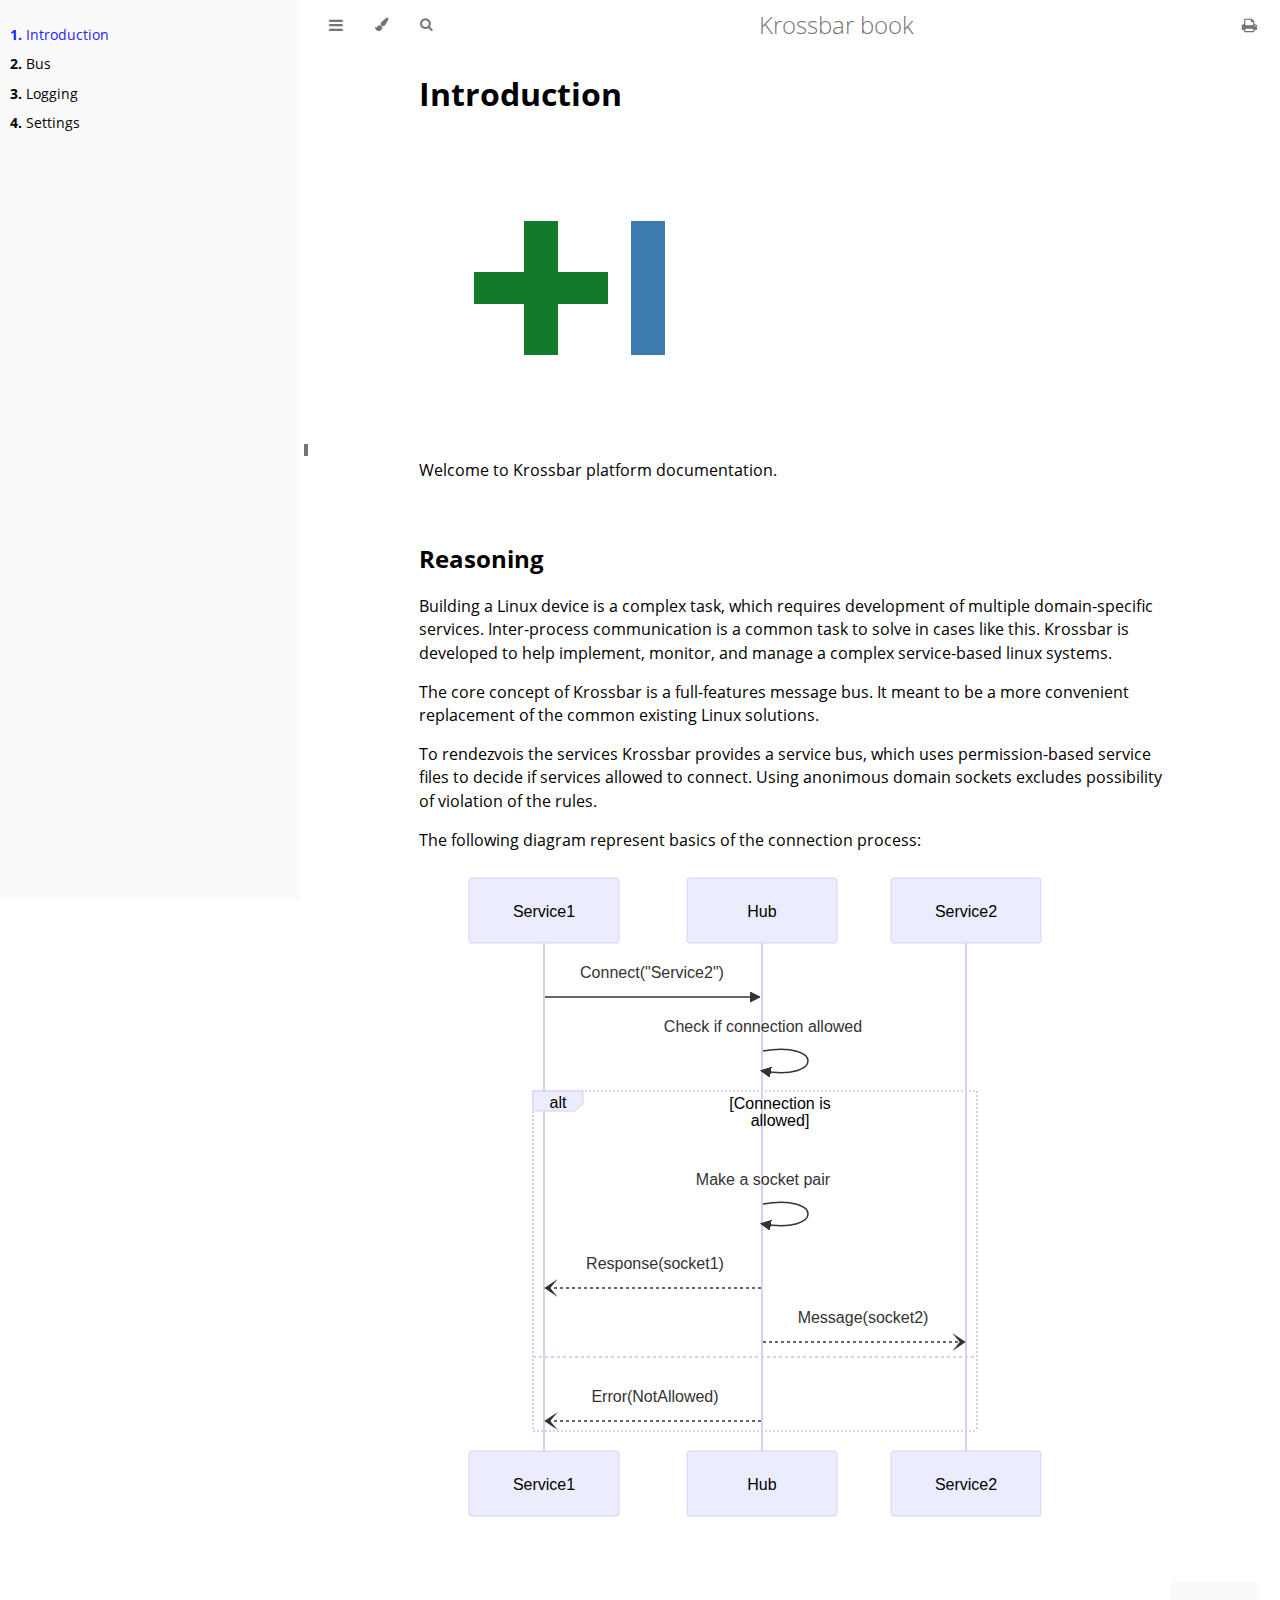
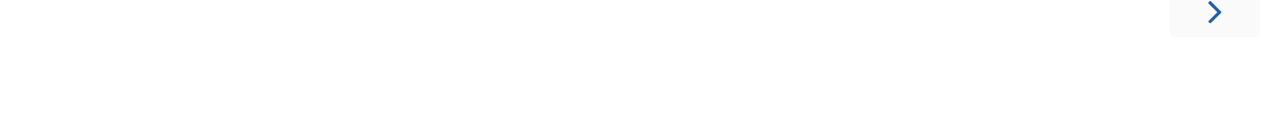
<file: book/index.html>
<!DOCTYPE HTML>
<html lang="en" class="light" dir="ltr">
    <head>
        <!-- Book generated using mdBook -->
        <meta charset="UTF-8">
        <title>Introduction - Krossbar book</title>


        <!-- Custom HTML head -->
        
        <meta name="description" content="">
        <meta name="viewport" content="width=device-width, initial-scale=1">
        <meta name="theme-color" content="#ffffff">

        <link rel="icon" href="favicon.svg">
        <link rel="shortcut icon" href="favicon.png">
        <link rel="stylesheet" href="css/variables.css">
        <link rel="stylesheet" href="css/general.css">
        <link rel="stylesheet" href="css/chrome.css">
        <link rel="stylesheet" href="css/print.css" media="print">

        <!-- Fonts -->
        <link rel="stylesheet" href="FontAwesome/css/font-awesome.css">
        <link rel="stylesheet" href="fonts/fonts.css">

        <!-- Highlight.js Stylesheets -->
        <link rel="stylesheet" href="highlight.css">
        <link rel="stylesheet" href="tomorrow-night.css">
        <link rel="stylesheet" href="ayu-highlight.css">

        <!-- Custom theme stylesheets -->

    </head>
    <body class="sidebar-visible no-js">
    <div id="body-container">
        <!-- Provide site root to javascript -->
        <script>
            var path_to_root = "";
            var default_theme = window.matchMedia("(prefers-color-scheme: dark)").matches ? "navy" : "light";
        </script>

        <!-- Work around some values being stored in localStorage wrapped in quotes -->
        <script>
            try {
                var theme = localStorage.getItem('mdbook-theme');
                var sidebar = localStorage.getItem('mdbook-sidebar');

                if (theme.startsWith('"') && theme.endsWith('"')) {
                    localStorage.setItem('mdbook-theme', theme.slice(1, theme.length - 1));
                }

                if (sidebar.startsWith('"') && sidebar.endsWith('"')) {
                    localStorage.setItem('mdbook-sidebar', sidebar.slice(1, sidebar.length - 1));
                }
            } catch (e) { }
        </script>

        <!-- Set the theme before any content is loaded, prevents flash -->
        <script>
            var theme;
            try { theme = localStorage.getItem('mdbook-theme'); } catch(e) { }
            if (theme === null || theme === undefined) { theme = default_theme; }
            var html = document.querySelector('html');
            html.classList.remove('light')
            html.classList.add(theme);
            var body = document.querySelector('body');
            body.classList.remove('no-js')
            body.classList.add('js');
        </script>

        <input type="checkbox" id="sidebar-toggle-anchor" class="hidden">

        <!-- Hide / unhide sidebar before it is displayed -->
        <script>
            var body = document.querySelector('body');
            var sidebar = null;
            var sidebar_toggle = document.getElementById("sidebar-toggle-anchor");
            if (document.body.clientWidth >= 1080) {
                try { sidebar = localStorage.getItem('mdbook-sidebar'); } catch(e) { }
                sidebar = sidebar || 'visible';
            } else {
                sidebar = 'hidden';
            }
            sidebar_toggle.checked = sidebar === 'visible';
            body.classList.remove('sidebar-visible');
            body.classList.add("sidebar-" + sidebar);
        </script>

        <nav id="sidebar" class="sidebar" aria-label="Table of contents">
            <div class="sidebar-scrollbox">
                <ol class="chapter"><li class="chapter-item expanded "><a href="introduction.html" class="active"><strong aria-hidden="true">1.</strong> Introduction</a></li><li class="chapter-item expanded "><a href="bus.html"><strong aria-hidden="true">2.</strong> Bus</a></li><li class="chapter-item expanded "><a href="logging.html"><strong aria-hidden="true">3.</strong> Logging</a></li><li class="chapter-item expanded "><a href="settings.html"><strong aria-hidden="true">4.</strong> Settings</a></li></ol>
            </div>
            <div id="sidebar-resize-handle" class="sidebar-resize-handle">
                <div class="sidebar-resize-indicator"></div>
            </div>
        </nav>

        <!-- Track and set sidebar scroll position -->
        <script>
            var sidebarScrollbox = document.querySelector('#sidebar .sidebar-scrollbox');
            sidebarScrollbox.addEventListener('click', function(e) {
                if (e.target.tagName === 'A') {
                    sessionStorage.setItem('sidebar-scroll', sidebarScrollbox.scrollTop);
                }
            }, { passive: true });
            var sidebarScrollTop = sessionStorage.getItem('sidebar-scroll');
            sessionStorage.removeItem('sidebar-scroll');
            if (sidebarScrollTop) {
                // preserve sidebar scroll position when navigating via links within sidebar
                sidebarScrollbox.scrollTop = sidebarScrollTop;
            } else {
                // scroll sidebar to current active section when navigating via "next/previous chapter" buttons
                var activeSection = document.querySelector('#sidebar .active');
                if (activeSection) {
                    activeSection.scrollIntoView({ block: 'center' });
                }
            }
        </script>

        <div id="page-wrapper" class="page-wrapper">

            <div class="page">
                                <div id="menu-bar-hover-placeholder"></div>
                <div id="menu-bar" class="menu-bar sticky">
                    <div class="left-buttons">
                        <label id="sidebar-toggle" class="icon-button" for="sidebar-toggle-anchor" title="Toggle Table of Contents" aria-label="Toggle Table of Contents" aria-controls="sidebar">
                            <i class="fa fa-bars"></i>
                        </label>
                        <button id="theme-toggle" class="icon-button" type="button" title="Change theme" aria-label="Change theme" aria-haspopup="true" aria-expanded="false" aria-controls="theme-list">
                            <i class="fa fa-paint-brush"></i>
                        </button>
                        <ul id="theme-list" class="theme-popup" aria-label="Themes" role="menu">
                            <li role="none"><button role="menuitem" class="theme" id="light">Light</button></li>
                            <li role="none"><button role="menuitem" class="theme" id="rust">Rust</button></li>
                            <li role="none"><button role="menuitem" class="theme" id="coal">Coal</button></li>
                            <li role="none"><button role="menuitem" class="theme" id="navy">Navy</button></li>
                            <li role="none"><button role="menuitem" class="theme" id="ayu">Ayu</button></li>
                        </ul>
                        <button id="search-toggle" class="icon-button" type="button" title="Search. (Shortkey: s)" aria-label="Toggle Searchbar" aria-expanded="false" aria-keyshortcuts="S" aria-controls="searchbar">
                            <i class="fa fa-search"></i>
                        </button>
                    </div>

                    <h1 class="menu-title">Krossbar book</h1>

                    <div class="right-buttons">
                        <a href="print.html" title="Print this book" aria-label="Print this book">
                            <i id="print-button" class="fa fa-print"></i>
                        </a>

                    </div>
                </div>

                <div id="search-wrapper" class="hidden">
                    <form id="searchbar-outer" class="searchbar-outer">
                        <input type="search" id="searchbar" name="searchbar" placeholder="Search this book ..." aria-controls="searchresults-outer" aria-describedby="searchresults-header">
                    </form>
                    <div id="searchresults-outer" class="searchresults-outer hidden">
                        <div id="searchresults-header" class="searchresults-header"></div>
                        <ul id="searchresults">
                        </ul>
                    </div>
                </div>

                <!-- Apply ARIA attributes after the sidebar and the sidebar toggle button are added to the DOM -->
                <script>
                    document.getElementById('sidebar-toggle').setAttribute('aria-expanded', sidebar === 'visible');
                    document.getElementById('sidebar').setAttribute('aria-hidden', sidebar !== 'visible');
                    Array.from(document.querySelectorAll('#sidebar a')).forEach(function(link) {
                        link.setAttribute('tabIndex', sidebar === 'visible' ? 0 : -1);
                    });
                </script>

                <div id="content" class="content">
                    <main>
                        <h1 id="introduction"><a class="header" href="#introduction">Introduction</a></h1>
<p><img src="images/logo.png" alt="Krossbar Logo" /></p>
<p>Welcome to Krossbar platform documentation.</p>
<h2 id="reasoning"><a class="header" href="#reasoning">Reasoning</a></h2>
<p>Building a Linux device is a complex task, which requires development of multiple domain-specific services. Inter-process communication is a common task to solve in cases like this. Krossbar is developed to help implement, monitor, and manage a complex service-based linux systems.</p>
<p>The core concept of Krossbar is a full-features message bus. It meant to be a more convenient replacement of the common existing Linux solutions.</p>
<p>To rendezvois the services Krossbar provides a service bus, which uses permission-based service files to decide if services allowed to connect. Using anonimous domain sockets excludes possibility of violation of the rules.</p>
<p>The following diagram represent basics of the connection process:</p>
<pre class="mermaid">sequenceDiagram
    Service1-&gt;&gt;Hub: Connect(&quot;Service2&quot;)
    Hub-&gt;&gt;Hub: Check if connection allowed
    alt Connection is allowed
        Hub-&gt;&gt;Hub: Make a socket pair
        Hub--)Service1: Response(socket1)
        Hub--)Service2: Message(socket2)
    else
        Hub--)Service1: Error(NotAllowed)
    end
</pre>

                    </main>

                    <nav class="nav-wrapper" aria-label="Page navigation">
                        <!-- Mobile navigation buttons -->

                            <a rel="next prefetch" href="bus.html" class="mobile-nav-chapters next" title="Next chapter" aria-label="Next chapter" aria-keyshortcuts="Right">
                                <i class="fa fa-angle-right"></i>
                            </a>

                        <div style="clear: both"></div>
                    </nav>
                </div>
            </div>

            <nav class="nav-wide-wrapper" aria-label="Page navigation">

                    <a rel="next prefetch" href="bus.html" class="nav-chapters next" title="Next chapter" aria-label="Next chapter" aria-keyshortcuts="Right">
                        <i class="fa fa-angle-right"></i>
                    </a>
            </nav>

        </div>




        <script>
            window.playground_copyable = true;
        </script>


        <script src="elasticlunr.min.js"></script>
        <script src="mark.min.js"></script>
        <script src="searcher.js"></script>

        <script src="clipboard.min.js"></script>
        <script src="highlight.js"></script>
        <script src="book.js"></script>

        <!-- Custom JS scripts -->
        <script src="mermaid.min.js"></script>
        <script src="mermaid-init.js"></script>


    </div>
    </body>
</html>
</file>
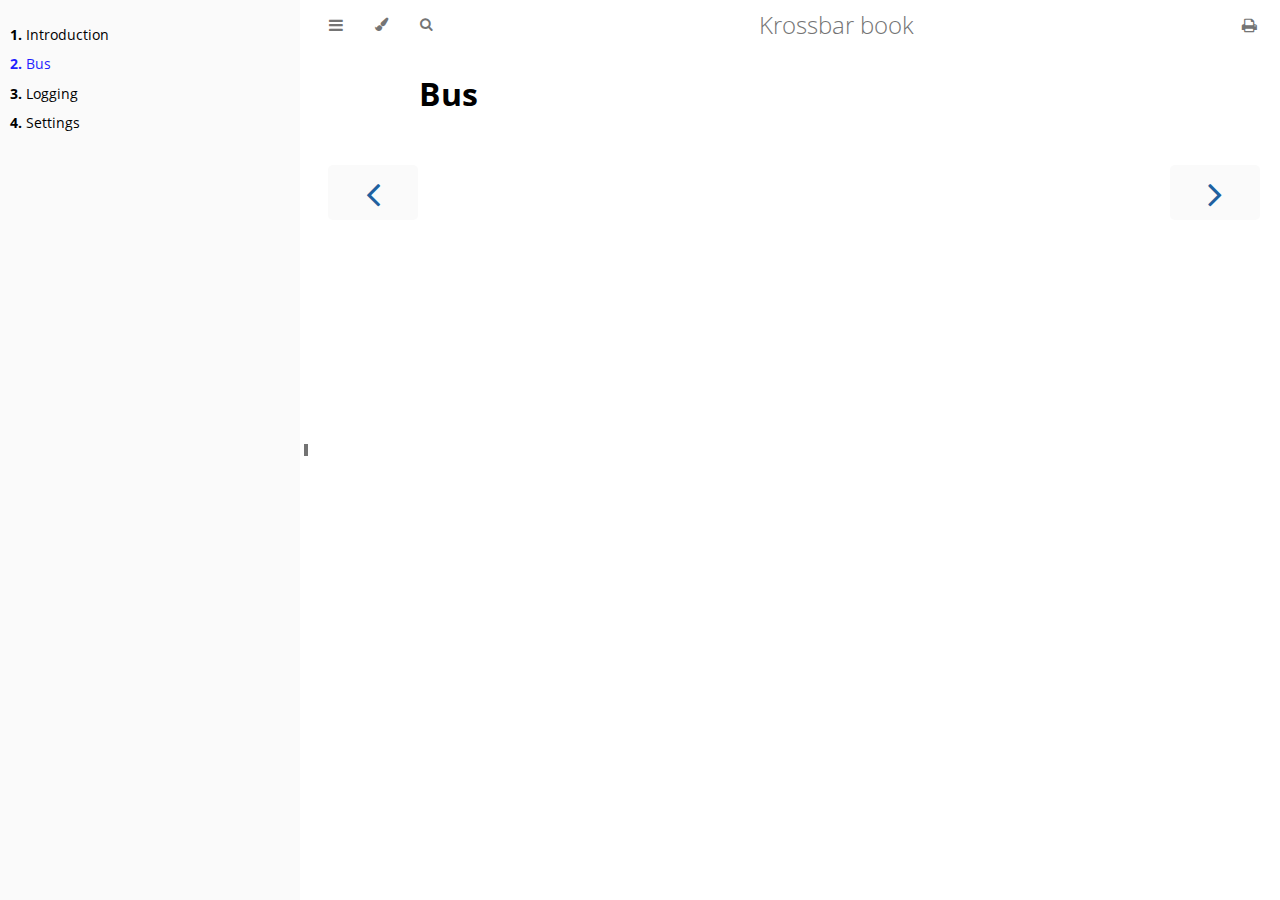
<file: book/bus.html>
<!DOCTYPE HTML>
<html lang="en" class="light" dir="ltr">
    <head>
        <!-- Book generated using mdBook -->
        <meta charset="UTF-8">
        <title>Bus - Krossbar book</title>


        <!-- Custom HTML head -->
        
        <meta name="description" content="">
        <meta name="viewport" content="width=device-width, initial-scale=1">
        <meta name="theme-color" content="#ffffff">

        <link rel="icon" href="favicon.svg">
        <link rel="shortcut icon" href="favicon.png">
        <link rel="stylesheet" href="css/variables.css">
        <link rel="stylesheet" href="css/general.css">
        <link rel="stylesheet" href="css/chrome.css">
        <link rel="stylesheet" href="css/print.css" media="print">

        <!-- Fonts -->
        <link rel="stylesheet" href="FontAwesome/css/font-awesome.css">
        <link rel="stylesheet" href="fonts/fonts.css">

        <!-- Highlight.js Stylesheets -->
        <link rel="stylesheet" href="highlight.css">
        <link rel="stylesheet" href="tomorrow-night.css">
        <link rel="stylesheet" href="ayu-highlight.css">

        <!-- Custom theme stylesheets -->

    </head>
    <body class="sidebar-visible no-js">
    <div id="body-container">
        <!-- Provide site root to javascript -->
        <script>
            var path_to_root = "";
            var default_theme = window.matchMedia("(prefers-color-scheme: dark)").matches ? "navy" : "light";
        </script>

        <!-- Work around some values being stored in localStorage wrapped in quotes -->
        <script>
            try {
                var theme = localStorage.getItem('mdbook-theme');
                var sidebar = localStorage.getItem('mdbook-sidebar');

                if (theme.startsWith('"') && theme.endsWith('"')) {
                    localStorage.setItem('mdbook-theme', theme.slice(1, theme.length - 1));
                }

                if (sidebar.startsWith('"') && sidebar.endsWith('"')) {
                    localStorage.setItem('mdbook-sidebar', sidebar.slice(1, sidebar.length - 1));
                }
            } catch (e) { }
        </script>

        <!-- Set the theme before any content is loaded, prevents flash -->
        <script>
            var theme;
            try { theme = localStorage.getItem('mdbook-theme'); } catch(e) { }
            if (theme === null || theme === undefined) { theme = default_theme; }
            var html = document.querySelector('html');
            html.classList.remove('light')
            html.classList.add(theme);
            var body = document.querySelector('body');
            body.classList.remove('no-js')
            body.classList.add('js');
        </script>

        <input type="checkbox" id="sidebar-toggle-anchor" class="hidden">

        <!-- Hide / unhide sidebar before it is displayed -->
        <script>
            var body = document.querySelector('body');
            var sidebar = null;
            var sidebar_toggle = document.getElementById("sidebar-toggle-anchor");
            if (document.body.clientWidth >= 1080) {
                try { sidebar = localStorage.getItem('mdbook-sidebar'); } catch(e) { }
                sidebar = sidebar || 'visible';
            } else {
                sidebar = 'hidden';
            }
            sidebar_toggle.checked = sidebar === 'visible';
            body.classList.remove('sidebar-visible');
            body.classList.add("sidebar-" + sidebar);
        </script>

        <nav id="sidebar" class="sidebar" aria-label="Table of contents">
            <div class="sidebar-scrollbox">
                <ol class="chapter"><li class="chapter-item expanded "><a href="introduction.html"><strong aria-hidden="true">1.</strong> Introduction</a></li><li class="chapter-item expanded "><a href="bus.html" class="active"><strong aria-hidden="true">2.</strong> Bus</a></li><li class="chapter-item expanded "><a href="logging.html"><strong aria-hidden="true">3.</strong> Logging</a></li><li class="chapter-item expanded "><a href="settings.html"><strong aria-hidden="true">4.</strong> Settings</a></li></ol>
            </div>
            <div id="sidebar-resize-handle" class="sidebar-resize-handle">
                <div class="sidebar-resize-indicator"></div>
            </div>
        </nav>

        <!-- Track and set sidebar scroll position -->
        <script>
            var sidebarScrollbox = document.querySelector('#sidebar .sidebar-scrollbox');
            sidebarScrollbox.addEventListener('click', function(e) {
                if (e.target.tagName === 'A') {
                    sessionStorage.setItem('sidebar-scroll', sidebarScrollbox.scrollTop);
                }
            }, { passive: true });
            var sidebarScrollTop = sessionStorage.getItem('sidebar-scroll');
            sessionStorage.removeItem('sidebar-scroll');
            if (sidebarScrollTop) {
                // preserve sidebar scroll position when navigating via links within sidebar
                sidebarScrollbox.scrollTop = sidebarScrollTop;
            } else {
                // scroll sidebar to current active section when navigating via "next/previous chapter" buttons
                var activeSection = document.querySelector('#sidebar .active');
                if (activeSection) {
                    activeSection.scrollIntoView({ block: 'center' });
                }
            }
        </script>

        <div id="page-wrapper" class="page-wrapper">

            <div class="page">
                                <div id="menu-bar-hover-placeholder"></div>
                <div id="menu-bar" class="menu-bar sticky">
                    <div class="left-buttons">
                        <label id="sidebar-toggle" class="icon-button" for="sidebar-toggle-anchor" title="Toggle Table of Contents" aria-label="Toggle Table of Contents" aria-controls="sidebar">
                            <i class="fa fa-bars"></i>
                        </label>
                        <button id="theme-toggle" class="icon-button" type="button" title="Change theme" aria-label="Change theme" aria-haspopup="true" aria-expanded="false" aria-controls="theme-list">
                            <i class="fa fa-paint-brush"></i>
                        </button>
                        <ul id="theme-list" class="theme-popup" aria-label="Themes" role="menu">
                            <li role="none"><button role="menuitem" class="theme" id="light">Light</button></li>
                            <li role="none"><button role="menuitem" class="theme" id="rust">Rust</button></li>
                            <li role="none"><button role="menuitem" class="theme" id="coal">Coal</button></li>
                            <li role="none"><button role="menuitem" class="theme" id="navy">Navy</button></li>
                            <li role="none"><button role="menuitem" class="theme" id="ayu">Ayu</button></li>
                        </ul>
                        <button id="search-toggle" class="icon-button" type="button" title="Search. (Shortkey: s)" aria-label="Toggle Searchbar" aria-expanded="false" aria-keyshortcuts="S" aria-controls="searchbar">
                            <i class="fa fa-search"></i>
                        </button>
                    </div>

                    <h1 class="menu-title">Krossbar book</h1>

                    <div class="right-buttons">
                        <a href="print.html" title="Print this book" aria-label="Print this book">
                            <i id="print-button" class="fa fa-print"></i>
                        </a>

                    </div>
                </div>

                <div id="search-wrapper" class="hidden">
                    <form id="searchbar-outer" class="searchbar-outer">
                        <input type="search" id="searchbar" name="searchbar" placeholder="Search this book ..." aria-controls="searchresults-outer" aria-describedby="searchresults-header">
                    </form>
                    <div id="searchresults-outer" class="searchresults-outer hidden">
                        <div id="searchresults-header" class="searchresults-header"></div>
                        <ul id="searchresults">
                        </ul>
                    </div>
                </div>

                <!-- Apply ARIA attributes after the sidebar and the sidebar toggle button are added to the DOM -->
                <script>
                    document.getElementById('sidebar-toggle').setAttribute('aria-expanded', sidebar === 'visible');
                    document.getElementById('sidebar').setAttribute('aria-hidden', sidebar !== 'visible');
                    Array.from(document.querySelectorAll('#sidebar a')).forEach(function(link) {
                        link.setAttribute('tabIndex', sidebar === 'visible' ? 0 : -1);
                    });
                </script>

                <div id="content" class="content">
                    <main>
                        <h1 id="bus"><a class="header" href="#bus">Bus</a></h1>

                    </main>

                    <nav class="nav-wrapper" aria-label="Page navigation">
                        <!-- Mobile navigation buttons -->
                            <a rel="prev" href="introduction.html" class="mobile-nav-chapters previous" title="Previous chapter" aria-label="Previous chapter" aria-keyshortcuts="Left">
                                <i class="fa fa-angle-left"></i>
                            </a>

                            <a rel="next prefetch" href="logging.html" class="mobile-nav-chapters next" title="Next chapter" aria-label="Next chapter" aria-keyshortcuts="Right">
                                <i class="fa fa-angle-right"></i>
                            </a>

                        <div style="clear: both"></div>
                    </nav>
                </div>
            </div>

            <nav class="nav-wide-wrapper" aria-label="Page navigation">
                    <a rel="prev" href="introduction.html" class="nav-chapters previous" title="Previous chapter" aria-label="Previous chapter" aria-keyshortcuts="Left">
                        <i class="fa fa-angle-left"></i>
                    </a>

                    <a rel="next prefetch" href="logging.html" class="nav-chapters next" title="Next chapter" aria-label="Next chapter" aria-keyshortcuts="Right">
                        <i class="fa fa-angle-right"></i>
                    </a>
            </nav>

        </div>




        <script>
            window.playground_copyable = true;
        </script>


        <script src="elasticlunr.min.js"></script>
        <script src="mark.min.js"></script>
        <script src="searcher.js"></script>

        <script src="clipboard.min.js"></script>
        <script src="highlight.js"></script>
        <script src="book.js"></script>

        <!-- Custom JS scripts -->
        <script src="mermaid.min.js"></script>
        <script src="mermaid-init.js"></script>


    </div>
    </body>
</html>
</file>
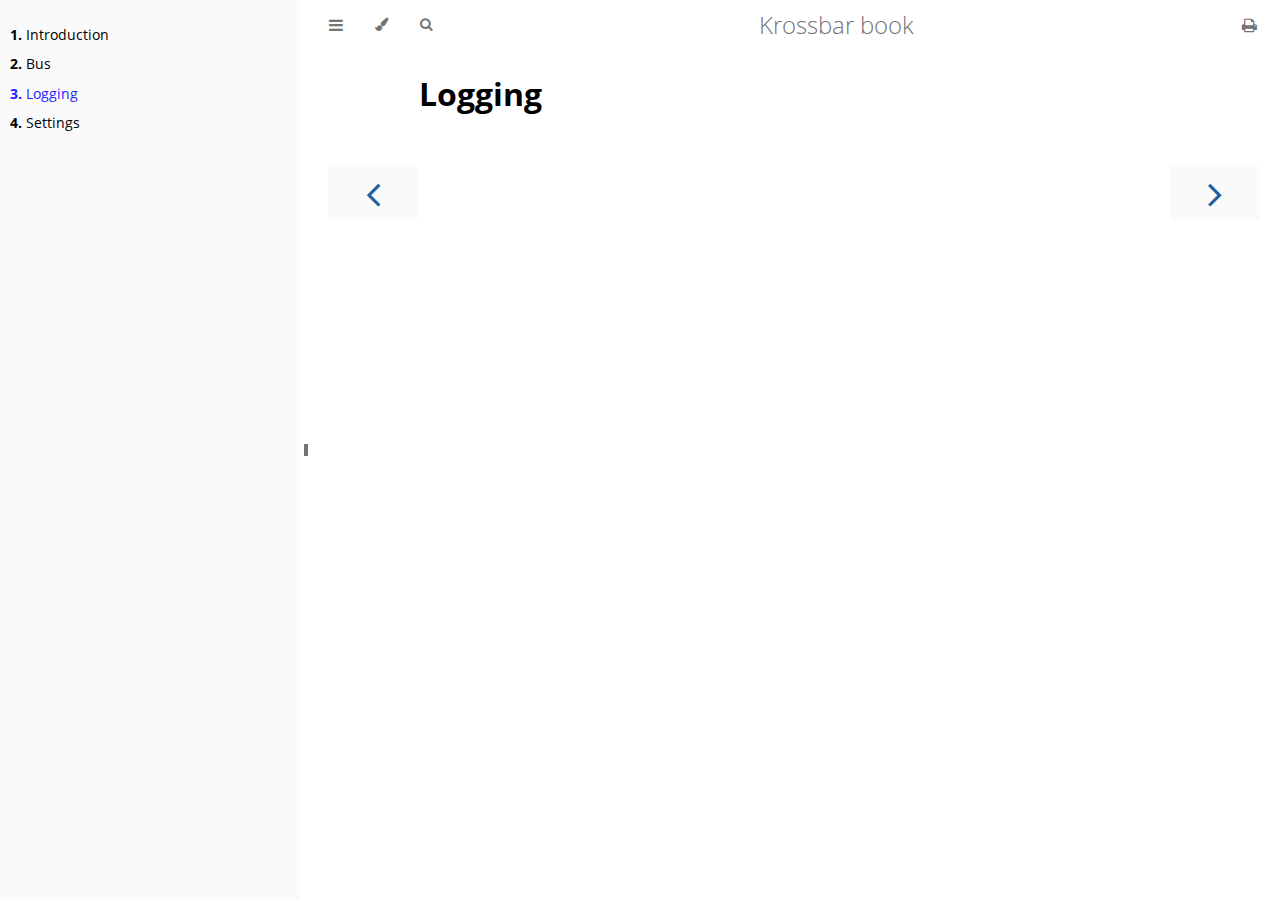
<file: book/logging.html>
<!DOCTYPE HTML>
<html lang="en" class="light" dir="ltr">
    <head>
        <!-- Book generated using mdBook -->
        <meta charset="UTF-8">
        <title>Logging - Krossbar book</title>


        <!-- Custom HTML head -->
        
        <meta name="description" content="">
        <meta name="viewport" content="width=device-width, initial-scale=1">
        <meta name="theme-color" content="#ffffff">

        <link rel="icon" href="favicon.svg">
        <link rel="shortcut icon" href="favicon.png">
        <link rel="stylesheet" href="css/variables.css">
        <link rel="stylesheet" href="css/general.css">
        <link rel="stylesheet" href="css/chrome.css">
        <link rel="stylesheet" href="css/print.css" media="print">

        <!-- Fonts -->
        <link rel="stylesheet" href="FontAwesome/css/font-awesome.css">
        <link rel="stylesheet" href="fonts/fonts.css">

        <!-- Highlight.js Stylesheets -->
        <link rel="stylesheet" href="highlight.css">
        <link rel="stylesheet" href="tomorrow-night.css">
        <link rel="stylesheet" href="ayu-highlight.css">

        <!-- Custom theme stylesheets -->

    </head>
    <body class="sidebar-visible no-js">
    <div id="body-container">
        <!-- Provide site root to javascript -->
        <script>
            var path_to_root = "";
            var default_theme = window.matchMedia("(prefers-color-scheme: dark)").matches ? "navy" : "light";
        </script>

        <!-- Work around some values being stored in localStorage wrapped in quotes -->
        <script>
            try {
                var theme = localStorage.getItem('mdbook-theme');
                var sidebar = localStorage.getItem('mdbook-sidebar');

                if (theme.startsWith('"') && theme.endsWith('"')) {
                    localStorage.setItem('mdbook-theme', theme.slice(1, theme.length - 1));
                }

                if (sidebar.startsWith('"') && sidebar.endsWith('"')) {
                    localStorage.setItem('mdbook-sidebar', sidebar.slice(1, sidebar.length - 1));
                }
            } catch (e) { }
        </script>

        <!-- Set the theme before any content is loaded, prevents flash -->
        <script>
            var theme;
            try { theme = localStorage.getItem('mdbook-theme'); } catch(e) { }
            if (theme === null || theme === undefined) { theme = default_theme; }
            var html = document.querySelector('html');
            html.classList.remove('light')
            html.classList.add(theme);
            var body = document.querySelector('body');
            body.classList.remove('no-js')
            body.classList.add('js');
        </script>

        <input type="checkbox" id="sidebar-toggle-anchor" class="hidden">

        <!-- Hide / unhide sidebar before it is displayed -->
        <script>
            var body = document.querySelector('body');
            var sidebar = null;
            var sidebar_toggle = document.getElementById("sidebar-toggle-anchor");
            if (document.body.clientWidth >= 1080) {
                try { sidebar = localStorage.getItem('mdbook-sidebar'); } catch(e) { }
                sidebar = sidebar || 'visible';
            } else {
                sidebar = 'hidden';
            }
            sidebar_toggle.checked = sidebar === 'visible';
            body.classList.remove('sidebar-visible');
            body.classList.add("sidebar-" + sidebar);
        </script>

        <nav id="sidebar" class="sidebar" aria-label="Table of contents">
            <div class="sidebar-scrollbox">
                <ol class="chapter"><li class="chapter-item expanded "><a href="introduction.html"><strong aria-hidden="true">1.</strong> Introduction</a></li><li class="chapter-item expanded "><a href="bus.html"><strong aria-hidden="true">2.</strong> Bus</a></li><li class="chapter-item expanded "><a href="logging.html" class="active"><strong aria-hidden="true">3.</strong> Logging</a></li><li class="chapter-item expanded "><a href="settings.html"><strong aria-hidden="true">4.</strong> Settings</a></li></ol>
            </div>
            <div id="sidebar-resize-handle" class="sidebar-resize-handle">
                <div class="sidebar-resize-indicator"></div>
            </div>
        </nav>

        <!-- Track and set sidebar scroll position -->
        <script>
            var sidebarScrollbox = document.querySelector('#sidebar .sidebar-scrollbox');
            sidebarScrollbox.addEventListener('click', function(e) {
                if (e.target.tagName === 'A') {
                    sessionStorage.setItem('sidebar-scroll', sidebarScrollbox.scrollTop);
                }
            }, { passive: true });
            var sidebarScrollTop = sessionStorage.getItem('sidebar-scroll');
            sessionStorage.removeItem('sidebar-scroll');
            if (sidebarScrollTop) {
                // preserve sidebar scroll position when navigating via links within sidebar
                sidebarScrollbox.scrollTop = sidebarScrollTop;
            } else {
                // scroll sidebar to current active section when navigating via "next/previous chapter" buttons
                var activeSection = document.querySelector('#sidebar .active');
                if (activeSection) {
                    activeSection.scrollIntoView({ block: 'center' });
                }
            }
        </script>

        <div id="page-wrapper" class="page-wrapper">

            <div class="page">
                                <div id="menu-bar-hover-placeholder"></div>
                <div id="menu-bar" class="menu-bar sticky">
                    <div class="left-buttons">
                        <label id="sidebar-toggle" class="icon-button" for="sidebar-toggle-anchor" title="Toggle Table of Contents" aria-label="Toggle Table of Contents" aria-controls="sidebar">
                            <i class="fa fa-bars"></i>
                        </label>
                        <button id="theme-toggle" class="icon-button" type="button" title="Change theme" aria-label="Change theme" aria-haspopup="true" aria-expanded="false" aria-controls="theme-list">
                            <i class="fa fa-paint-brush"></i>
                        </button>
                        <ul id="theme-list" class="theme-popup" aria-label="Themes" role="menu">
                            <li role="none"><button role="menuitem" class="theme" id="light">Light</button></li>
                            <li role="none"><button role="menuitem" class="theme" id="rust">Rust</button></li>
                            <li role="none"><button role="menuitem" class="theme" id="coal">Coal</button></li>
                            <li role="none"><button role="menuitem" class="theme" id="navy">Navy</button></li>
                            <li role="none"><button role="menuitem" class="theme" id="ayu">Ayu</button></li>
                        </ul>
                        <button id="search-toggle" class="icon-button" type="button" title="Search. (Shortkey: s)" aria-label="Toggle Searchbar" aria-expanded="false" aria-keyshortcuts="S" aria-controls="searchbar">
                            <i class="fa fa-search"></i>
                        </button>
                    </div>

                    <h1 class="menu-title">Krossbar book</h1>

                    <div class="right-buttons">
                        <a href="print.html" title="Print this book" aria-label="Print this book">
                            <i id="print-button" class="fa fa-print"></i>
                        </a>

                    </div>
                </div>

                <div id="search-wrapper" class="hidden">
                    <form id="searchbar-outer" class="searchbar-outer">
                        <input type="search" id="searchbar" name="searchbar" placeholder="Search this book ..." aria-controls="searchresults-outer" aria-describedby="searchresults-header">
                    </form>
                    <div id="searchresults-outer" class="searchresults-outer hidden">
                        <div id="searchresults-header" class="searchresults-header"></div>
                        <ul id="searchresults">
                        </ul>
                    </div>
                </div>

                <!-- Apply ARIA attributes after the sidebar and the sidebar toggle button are added to the DOM -->
                <script>
                    document.getElementById('sidebar-toggle').setAttribute('aria-expanded', sidebar === 'visible');
                    document.getElementById('sidebar').setAttribute('aria-hidden', sidebar !== 'visible');
                    Array.from(document.querySelectorAll('#sidebar a')).forEach(function(link) {
                        link.setAttribute('tabIndex', sidebar === 'visible' ? 0 : -1);
                    });
                </script>

                <div id="content" class="content">
                    <main>
                        <h1 id="logging"><a class="header" href="#logging">Logging</a></h1>

                    </main>

                    <nav class="nav-wrapper" aria-label="Page navigation">
                        <!-- Mobile navigation buttons -->
                            <a rel="prev" href="bus.html" class="mobile-nav-chapters previous" title="Previous chapter" aria-label="Previous chapter" aria-keyshortcuts="Left">
                                <i class="fa fa-angle-left"></i>
                            </a>

                            <a rel="next prefetch" href="settings.html" class="mobile-nav-chapters next" title="Next chapter" aria-label="Next chapter" aria-keyshortcuts="Right">
                                <i class="fa fa-angle-right"></i>
                            </a>

                        <div style="clear: both"></div>
                    </nav>
                </div>
            </div>

            <nav class="nav-wide-wrapper" aria-label="Page navigation">
                    <a rel="prev" href="bus.html" class="nav-chapters previous" title="Previous chapter" aria-label="Previous chapter" aria-keyshortcuts="Left">
                        <i class="fa fa-angle-left"></i>
                    </a>

                    <a rel="next prefetch" href="settings.html" class="nav-chapters next" title="Next chapter" aria-label="Next chapter" aria-keyshortcuts="Right">
                        <i class="fa fa-angle-right"></i>
                    </a>
            </nav>

        </div>




        <script>
            window.playground_copyable = true;
        </script>


        <script src="elasticlunr.min.js"></script>
        <script src="mark.min.js"></script>
        <script src="searcher.js"></script>

        <script src="clipboard.min.js"></script>
        <script src="highlight.js"></script>
        <script src="book.js"></script>

        <!-- Custom JS scripts -->
        <script src="mermaid.min.js"></script>
        <script src="mermaid-init.js"></script>


    </div>
    </body>
</html>
</file>
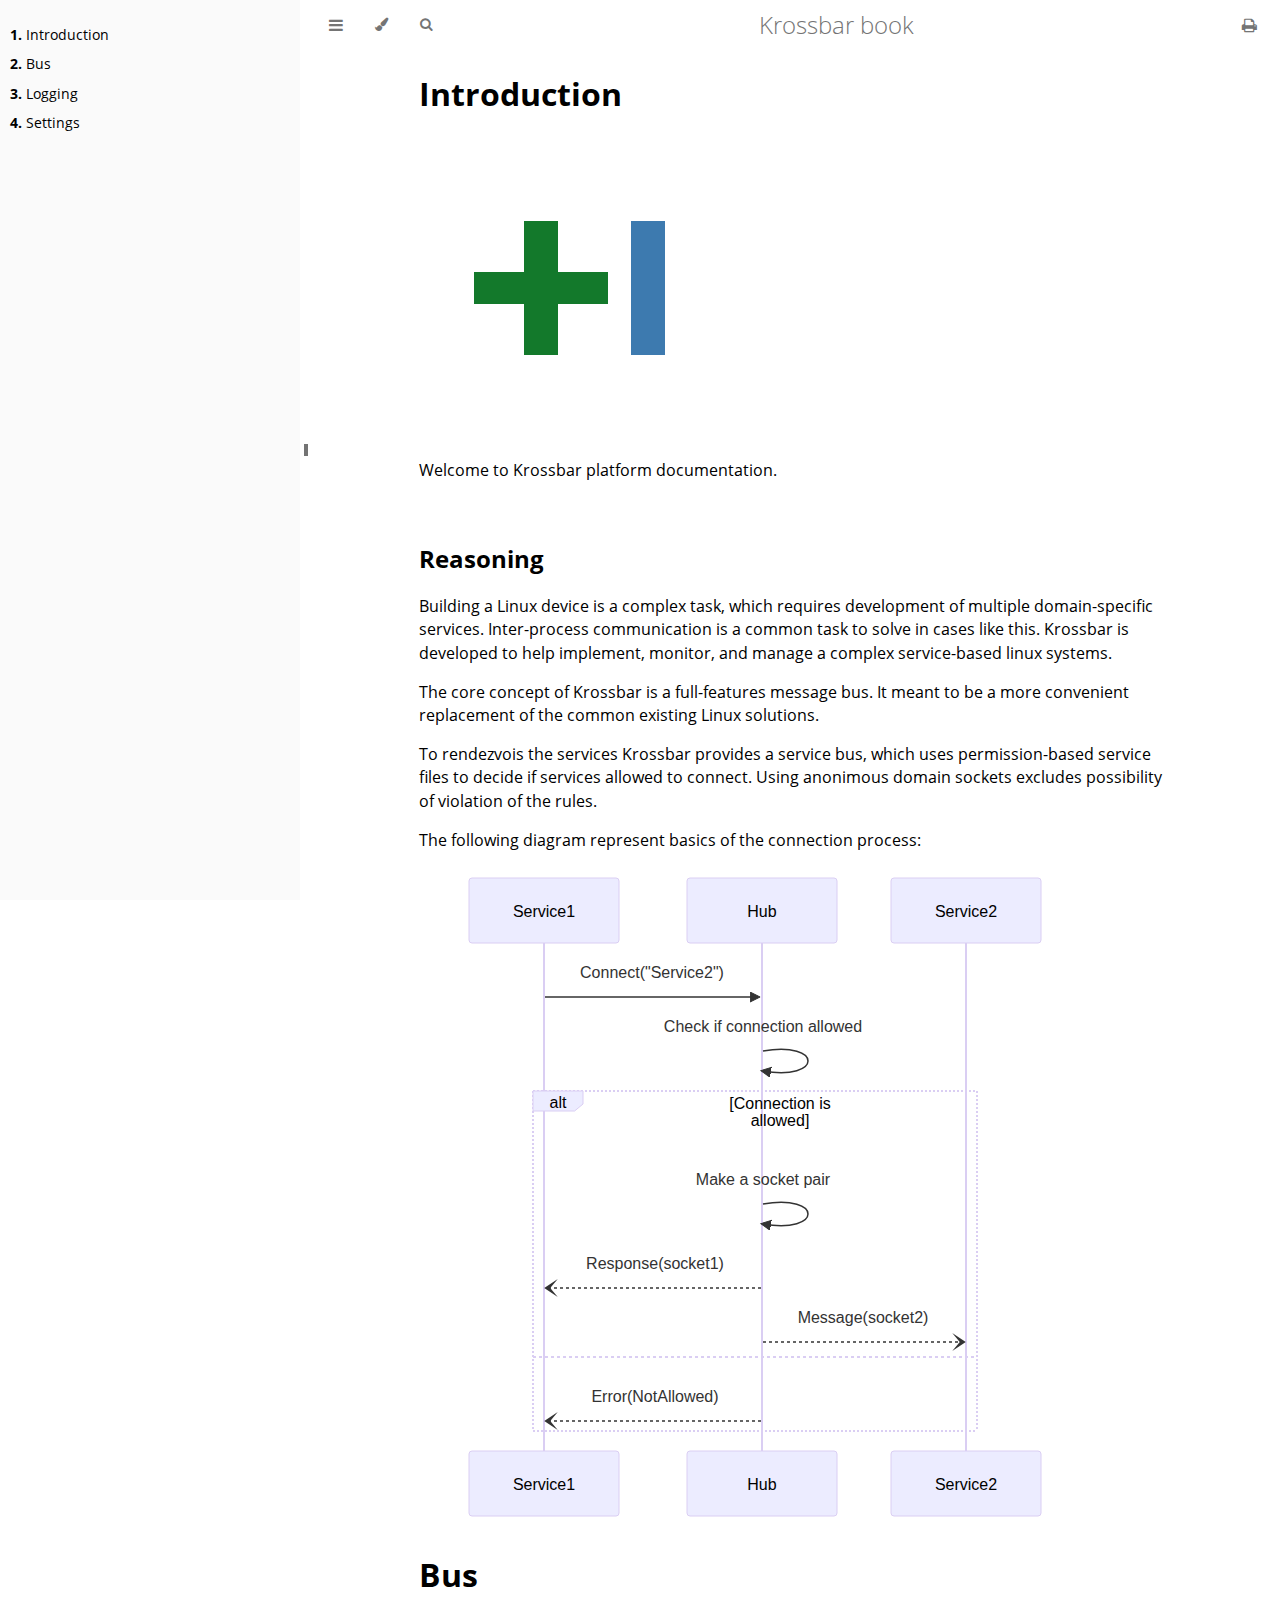
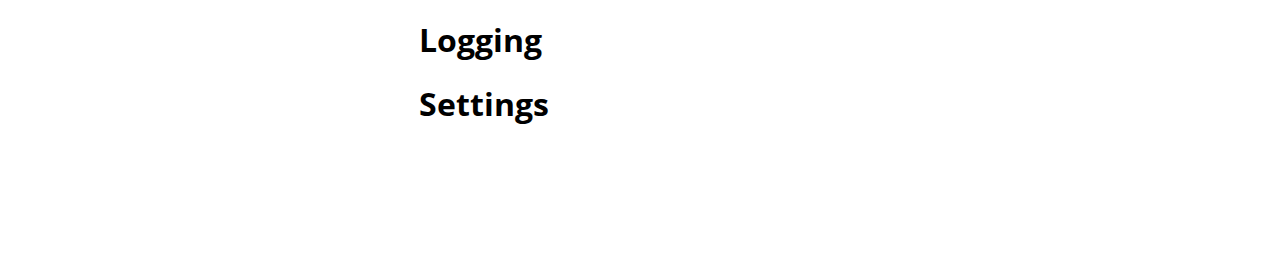
<file: book/print.html>
<!DOCTYPE HTML>
<html lang="en" class="light" dir="ltr">
    <head>
        <!-- Book generated using mdBook -->
        <meta charset="UTF-8">
        <title>Krossbar book</title>
        <meta name="robots" content="noindex">


        <!-- Custom HTML head -->
        
        <meta name="description" content="">
        <meta name="viewport" content="width=device-width, initial-scale=1">
        <meta name="theme-color" content="#ffffff">

        <link rel="icon" href="favicon.svg">
        <link rel="shortcut icon" href="favicon.png">
        <link rel="stylesheet" href="css/variables.css">
        <link rel="stylesheet" href="css/general.css">
        <link rel="stylesheet" href="css/chrome.css">
        <link rel="stylesheet" href="css/print.css" media="print">

        <!-- Fonts -->
        <link rel="stylesheet" href="FontAwesome/css/font-awesome.css">
        <link rel="stylesheet" href="fonts/fonts.css">

        <!-- Highlight.js Stylesheets -->
        <link rel="stylesheet" href="highlight.css">
        <link rel="stylesheet" href="tomorrow-night.css">
        <link rel="stylesheet" href="ayu-highlight.css">

        <!-- Custom theme stylesheets -->

    </head>
    <body class="sidebar-visible no-js">
    <div id="body-container">
        <!-- Provide site root to javascript -->
        <script>
            var path_to_root = "";
            var default_theme = window.matchMedia("(prefers-color-scheme: dark)").matches ? "navy" : "light";
        </script>

        <!-- Work around some values being stored in localStorage wrapped in quotes -->
        <script>
            try {
                var theme = localStorage.getItem('mdbook-theme');
                var sidebar = localStorage.getItem('mdbook-sidebar');

                if (theme.startsWith('"') && theme.endsWith('"')) {
                    localStorage.setItem('mdbook-theme', theme.slice(1, theme.length - 1));
                }

                if (sidebar.startsWith('"') && sidebar.endsWith('"')) {
                    localStorage.setItem('mdbook-sidebar', sidebar.slice(1, sidebar.length - 1));
                }
            } catch (e) { }
        </script>

        <!-- Set the theme before any content is loaded, prevents flash -->
        <script>
            var theme;
            try { theme = localStorage.getItem('mdbook-theme'); } catch(e) { }
            if (theme === null || theme === undefined) { theme = default_theme; }
            var html = document.querySelector('html');
            html.classList.remove('light')
            html.classList.add(theme);
            var body = document.querySelector('body');
            body.classList.remove('no-js')
            body.classList.add('js');
        </script>

        <input type="checkbox" id="sidebar-toggle-anchor" class="hidden">

        <!-- Hide / unhide sidebar before it is displayed -->
        <script>
            var body = document.querySelector('body');
            var sidebar = null;
            var sidebar_toggle = document.getElementById("sidebar-toggle-anchor");
            if (document.body.clientWidth >= 1080) {
                try { sidebar = localStorage.getItem('mdbook-sidebar'); } catch(e) { }
                sidebar = sidebar || 'visible';
            } else {
                sidebar = 'hidden';
            }
            sidebar_toggle.checked = sidebar === 'visible';
            body.classList.remove('sidebar-visible');
            body.classList.add("sidebar-" + sidebar);
        </script>

        <nav id="sidebar" class="sidebar" aria-label="Table of contents">
            <div class="sidebar-scrollbox">
                <ol class="chapter"><li class="chapter-item expanded "><a href="introduction.html"><strong aria-hidden="true">1.</strong> Introduction</a></li><li class="chapter-item expanded "><a href="bus.html"><strong aria-hidden="true">2.</strong> Bus</a></li><li class="chapter-item expanded "><a href="logging.html"><strong aria-hidden="true">3.</strong> Logging</a></li><li class="chapter-item expanded "><a href="settings.html"><strong aria-hidden="true">4.</strong> Settings</a></li></ol>
            </div>
            <div id="sidebar-resize-handle" class="sidebar-resize-handle">
                <div class="sidebar-resize-indicator"></div>
            </div>
        </nav>

        <!-- Track and set sidebar scroll position -->
        <script>
            var sidebarScrollbox = document.querySelector('#sidebar .sidebar-scrollbox');
            sidebarScrollbox.addEventListener('click', function(e) {
                if (e.target.tagName === 'A') {
                    sessionStorage.setItem('sidebar-scroll', sidebarScrollbox.scrollTop);
                }
            }, { passive: true });
            var sidebarScrollTop = sessionStorage.getItem('sidebar-scroll');
            sessionStorage.removeItem('sidebar-scroll');
            if (sidebarScrollTop) {
                // preserve sidebar scroll position when navigating via links within sidebar
                sidebarScrollbox.scrollTop = sidebarScrollTop;
            } else {
                // scroll sidebar to current active section when navigating via "next/previous chapter" buttons
                var activeSection = document.querySelector('#sidebar .active');
                if (activeSection) {
                    activeSection.scrollIntoView({ block: 'center' });
                }
            }
        </script>

        <div id="page-wrapper" class="page-wrapper">

            <div class="page">
                                <div id="menu-bar-hover-placeholder"></div>
                <div id="menu-bar" class="menu-bar sticky">
                    <div class="left-buttons">
                        <label id="sidebar-toggle" class="icon-button" for="sidebar-toggle-anchor" title="Toggle Table of Contents" aria-label="Toggle Table of Contents" aria-controls="sidebar">
                            <i class="fa fa-bars"></i>
                        </label>
                        <button id="theme-toggle" class="icon-button" type="button" title="Change theme" aria-label="Change theme" aria-haspopup="true" aria-expanded="false" aria-controls="theme-list">
                            <i class="fa fa-paint-brush"></i>
                        </button>
                        <ul id="theme-list" class="theme-popup" aria-label="Themes" role="menu">
                            <li role="none"><button role="menuitem" class="theme" id="light">Light</button></li>
                            <li role="none"><button role="menuitem" class="theme" id="rust">Rust</button></li>
                            <li role="none"><button role="menuitem" class="theme" id="coal">Coal</button></li>
                            <li role="none"><button role="menuitem" class="theme" id="navy">Navy</button></li>
                            <li role="none"><button role="menuitem" class="theme" id="ayu">Ayu</button></li>
                        </ul>
                        <button id="search-toggle" class="icon-button" type="button" title="Search. (Shortkey: s)" aria-label="Toggle Searchbar" aria-expanded="false" aria-keyshortcuts="S" aria-controls="searchbar">
                            <i class="fa fa-search"></i>
                        </button>
                    </div>

                    <h1 class="menu-title">Krossbar book</h1>

                    <div class="right-buttons">
                        <a href="print.html" title="Print this book" aria-label="Print this book">
                            <i id="print-button" class="fa fa-print"></i>
                        </a>

                    </div>
                </div>

                <div id="search-wrapper" class="hidden">
                    <form id="searchbar-outer" class="searchbar-outer">
                        <input type="search" id="searchbar" name="searchbar" placeholder="Search this book ..." aria-controls="searchresults-outer" aria-describedby="searchresults-header">
                    </form>
                    <div id="searchresults-outer" class="searchresults-outer hidden">
                        <div id="searchresults-header" class="searchresults-header"></div>
                        <ul id="searchresults">
                        </ul>
                    </div>
                </div>

                <!-- Apply ARIA attributes after the sidebar and the sidebar toggle button are added to the DOM -->
                <script>
                    document.getElementById('sidebar-toggle').setAttribute('aria-expanded', sidebar === 'visible');
                    document.getElementById('sidebar').setAttribute('aria-hidden', sidebar !== 'visible');
                    Array.from(document.querySelectorAll('#sidebar a')).forEach(function(link) {
                        link.setAttribute('tabIndex', sidebar === 'visible' ? 0 : -1);
                    });
                </script>

                <div id="content" class="content">
                    <main>
                        <h1 id="introduction"><a class="header" href="#introduction">Introduction</a></h1>
<p><img src="images/logo.png" alt="Krossbar Logo" /></p>
<p>Welcome to Krossbar platform documentation.</p>
<h2 id="reasoning"><a class="header" href="#reasoning">Reasoning</a></h2>
<p>Building a Linux device is a complex task, which requires development of multiple domain-specific services. Inter-process communication is a common task to solve in cases like this. Krossbar is developed to help implement, monitor, and manage a complex service-based linux systems.</p>
<p>The core concept of Krossbar is a full-features message bus. It meant to be a more convenient replacement of the common existing Linux solutions.</p>
<p>To rendezvois the services Krossbar provides a service bus, which uses permission-based service files to decide if services allowed to connect. Using anonimous domain sockets excludes possibility of violation of the rules.</p>
<p>The following diagram represent basics of the connection process:</p>
<pre class="mermaid">sequenceDiagram
    Service1-&gt;&gt;Hub: Connect(&quot;Service2&quot;)
    Hub-&gt;&gt;Hub: Check if connection allowed
    alt Connection is allowed
        Hub-&gt;&gt;Hub: Make a socket pair
        Hub--)Service1: Response(socket1)
        Hub--)Service2: Message(socket2)
    else
        Hub--)Service1: Error(NotAllowed)
    end
</pre>
<div style="break-before: page; page-break-before: always;"></div><h1 id="bus"><a class="header" href="#bus">Bus</a></h1>
<div style="break-before: page; page-break-before: always;"></div><h1 id="logging"><a class="header" href="#logging">Logging</a></h1>
<div style="break-before: page; page-break-before: always;"></div><h1 id="settings"><a class="header" href="#settings">Settings</a></h1>

                    </main>

                    <nav class="nav-wrapper" aria-label="Page navigation">
                        <!-- Mobile navigation buttons -->


                        <div style="clear: both"></div>
                    </nav>
                </div>
            </div>

            <nav class="nav-wide-wrapper" aria-label="Page navigation">

            </nav>

        </div>




        <script>
            window.playground_copyable = true;
        </script>


        <script src="elasticlunr.min.js"></script>
        <script src="mark.min.js"></script>
        <script src="searcher.js"></script>

        <script src="clipboard.min.js"></script>
        <script src="highlight.js"></script>
        <script src="book.js"></script>

        <!-- Custom JS scripts -->
        <script src="mermaid.min.js"></script>
        <script src="mermaid-init.js"></script>

        <script>
        window.addEventListener('load', function() {
            window.setTimeout(window.print, 100);
        });
        </script>

    </div>
    </body>
</html>
</file>
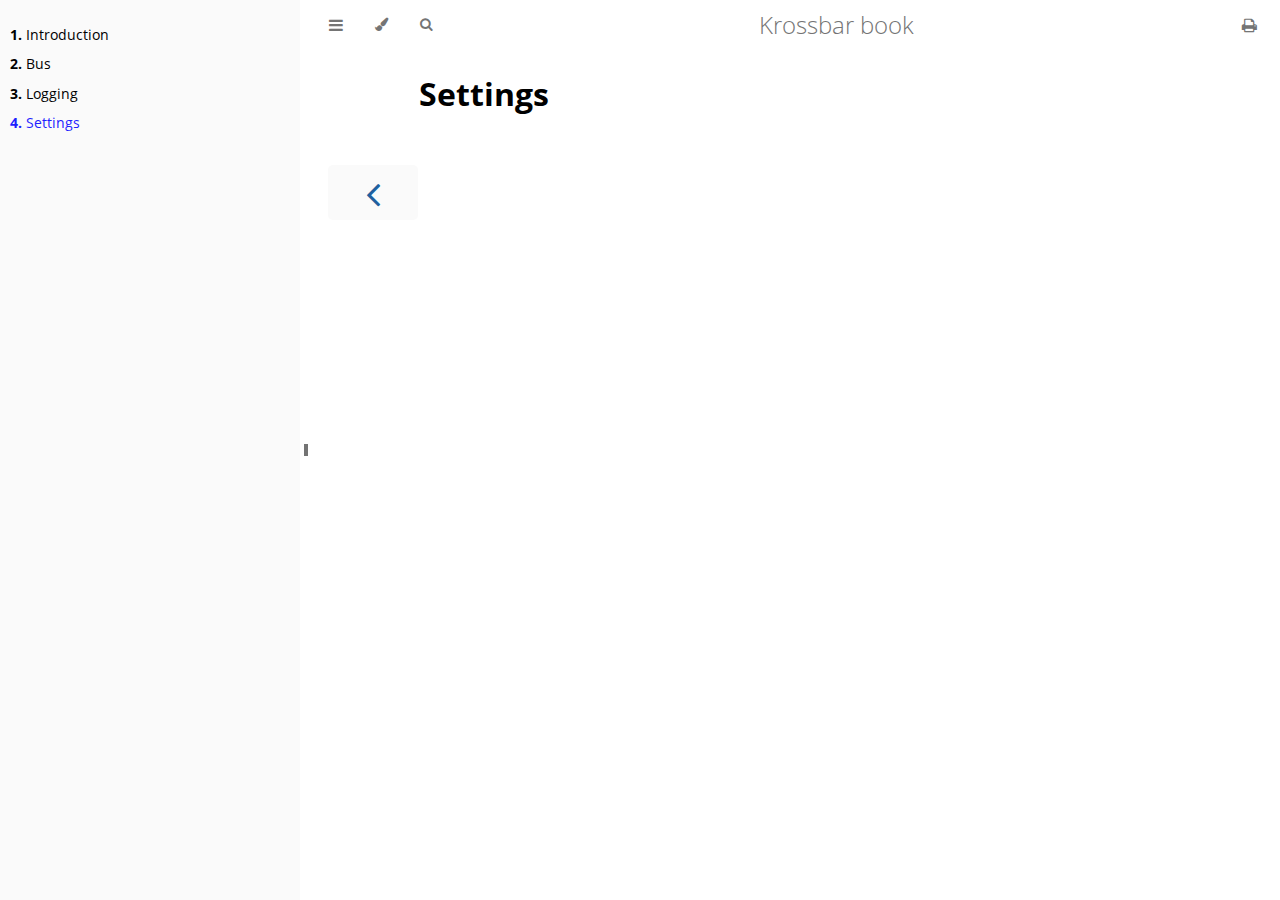
<file: book/settings.html>
<!DOCTYPE HTML>
<html lang="en" class="light" dir="ltr">
    <head>
        <!-- Book generated using mdBook -->
        <meta charset="UTF-8">
        <title>Settings - Krossbar book</title>


        <!-- Custom HTML head -->
        
        <meta name="description" content="">
        <meta name="viewport" content="width=device-width, initial-scale=1">
        <meta name="theme-color" content="#ffffff">

        <link rel="icon" href="favicon.svg">
        <link rel="shortcut icon" href="favicon.png">
        <link rel="stylesheet" href="css/variables.css">
        <link rel="stylesheet" href="css/general.css">
        <link rel="stylesheet" href="css/chrome.css">
        <link rel="stylesheet" href="css/print.css" media="print">

        <!-- Fonts -->
        <link rel="stylesheet" href="FontAwesome/css/font-awesome.css">
        <link rel="stylesheet" href="fonts/fonts.css">

        <!-- Highlight.js Stylesheets -->
        <link rel="stylesheet" href="highlight.css">
        <link rel="stylesheet" href="tomorrow-night.css">
        <link rel="stylesheet" href="ayu-highlight.css">

        <!-- Custom theme stylesheets -->

    </head>
    <body class="sidebar-visible no-js">
    <div id="body-container">
        <!-- Provide site root to javascript -->
        <script>
            var path_to_root = "";
            var default_theme = window.matchMedia("(prefers-color-scheme: dark)").matches ? "navy" : "light";
        </script>

        <!-- Work around some values being stored in localStorage wrapped in quotes -->
        <script>
            try {
                var theme = localStorage.getItem('mdbook-theme');
                var sidebar = localStorage.getItem('mdbook-sidebar');

                if (theme.startsWith('"') && theme.endsWith('"')) {
                    localStorage.setItem('mdbook-theme', theme.slice(1, theme.length - 1));
                }

                if (sidebar.startsWith('"') && sidebar.endsWith('"')) {
                    localStorage.setItem('mdbook-sidebar', sidebar.slice(1, sidebar.length - 1));
                }
            } catch (e) { }
        </script>

        <!-- Set the theme before any content is loaded, prevents flash -->
        <script>
            var theme;
            try { theme = localStorage.getItem('mdbook-theme'); } catch(e) { }
            if (theme === null || theme === undefined) { theme = default_theme; }
            var html = document.querySelector('html');
            html.classList.remove('light')
            html.classList.add(theme);
            var body = document.querySelector('body');
            body.classList.remove('no-js')
            body.classList.add('js');
        </script>

        <input type="checkbox" id="sidebar-toggle-anchor" class="hidden">

        <!-- Hide / unhide sidebar before it is displayed -->
        <script>
            var body = document.querySelector('body');
            var sidebar = null;
            var sidebar_toggle = document.getElementById("sidebar-toggle-anchor");
            if (document.body.clientWidth >= 1080) {
                try { sidebar = localStorage.getItem('mdbook-sidebar'); } catch(e) { }
                sidebar = sidebar || 'visible';
            } else {
                sidebar = 'hidden';
            }
            sidebar_toggle.checked = sidebar === 'visible';
            body.classList.remove('sidebar-visible');
            body.classList.add("sidebar-" + sidebar);
        </script>

        <nav id="sidebar" class="sidebar" aria-label="Table of contents">
            <div class="sidebar-scrollbox">
                <ol class="chapter"><li class="chapter-item expanded "><a href="introduction.html"><strong aria-hidden="true">1.</strong> Introduction</a></li><li class="chapter-item expanded "><a href="bus.html"><strong aria-hidden="true">2.</strong> Bus</a></li><li class="chapter-item expanded "><a href="logging.html"><strong aria-hidden="true">3.</strong> Logging</a></li><li class="chapter-item expanded "><a href="settings.html" class="active"><strong aria-hidden="true">4.</strong> Settings</a></li></ol>
            </div>
            <div id="sidebar-resize-handle" class="sidebar-resize-handle">
                <div class="sidebar-resize-indicator"></div>
            </div>
        </nav>

        <!-- Track and set sidebar scroll position -->
        <script>
            var sidebarScrollbox = document.querySelector('#sidebar .sidebar-scrollbox');
            sidebarScrollbox.addEventListener('click', function(e) {
                if (e.target.tagName === 'A') {
                    sessionStorage.setItem('sidebar-scroll', sidebarScrollbox.scrollTop);
                }
            }, { passive: true });
            var sidebarScrollTop = sessionStorage.getItem('sidebar-scroll');
            sessionStorage.removeItem('sidebar-scroll');
            if (sidebarScrollTop) {
                // preserve sidebar scroll position when navigating via links within sidebar
                sidebarScrollbox.scrollTop = sidebarScrollTop;
            } else {
                // scroll sidebar to current active section when navigating via "next/previous chapter" buttons
                var activeSection = document.querySelector('#sidebar .active');
                if (activeSection) {
                    activeSection.scrollIntoView({ block: 'center' });
                }
            }
        </script>

        <div id="page-wrapper" class="page-wrapper">

            <div class="page">
                                <div id="menu-bar-hover-placeholder"></div>
                <div id="menu-bar" class="menu-bar sticky">
                    <div class="left-buttons">
                        <label id="sidebar-toggle" class="icon-button" for="sidebar-toggle-anchor" title="Toggle Table of Contents" aria-label="Toggle Table of Contents" aria-controls="sidebar">
                            <i class="fa fa-bars"></i>
                        </label>
                        <button id="theme-toggle" class="icon-button" type="button" title="Change theme" aria-label="Change theme" aria-haspopup="true" aria-expanded="false" aria-controls="theme-list">
                            <i class="fa fa-paint-brush"></i>
                        </button>
                        <ul id="theme-list" class="theme-popup" aria-label="Themes" role="menu">
                            <li role="none"><button role="menuitem" class="theme" id="light">Light</button></li>
                            <li role="none"><button role="menuitem" class="theme" id="rust">Rust</button></li>
                            <li role="none"><button role="menuitem" class="theme" id="coal">Coal</button></li>
                            <li role="none"><button role="menuitem" class="theme" id="navy">Navy</button></li>
                            <li role="none"><button role="menuitem" class="theme" id="ayu">Ayu</button></li>
                        </ul>
                        <button id="search-toggle" class="icon-button" type="button" title="Search. (Shortkey: s)" aria-label="Toggle Searchbar" aria-expanded="false" aria-keyshortcuts="S" aria-controls="searchbar">
                            <i class="fa fa-search"></i>
                        </button>
                    </div>

                    <h1 class="menu-title">Krossbar book</h1>

                    <div class="right-buttons">
                        <a href="print.html" title="Print this book" aria-label="Print this book">
                            <i id="print-button" class="fa fa-print"></i>
                        </a>

                    </div>
                </div>

                <div id="search-wrapper" class="hidden">
                    <form id="searchbar-outer" class="searchbar-outer">
                        <input type="search" id="searchbar" name="searchbar" placeholder="Search this book ..." aria-controls="searchresults-outer" aria-describedby="searchresults-header">
                    </form>
                    <div id="searchresults-outer" class="searchresults-outer hidden">
                        <div id="searchresults-header" class="searchresults-header"></div>
                        <ul id="searchresults">
                        </ul>
                    </div>
                </div>

                <!-- Apply ARIA attributes after the sidebar and the sidebar toggle button are added to the DOM -->
                <script>
                    document.getElementById('sidebar-toggle').setAttribute('aria-expanded', sidebar === 'visible');
                    document.getElementById('sidebar').setAttribute('aria-hidden', sidebar !== 'visible');
                    Array.from(document.querySelectorAll('#sidebar a')).forEach(function(link) {
                        link.setAttribute('tabIndex', sidebar === 'visible' ? 0 : -1);
                    });
                </script>

                <div id="content" class="content">
                    <main>
                        <h1 id="settings"><a class="header" href="#settings">Settings</a></h1>

                    </main>

                    <nav class="nav-wrapper" aria-label="Page navigation">
                        <!-- Mobile navigation buttons -->
                            <a rel="prev" href="logging.html" class="mobile-nav-chapters previous" title="Previous chapter" aria-label="Previous chapter" aria-keyshortcuts="Left">
                                <i class="fa fa-angle-left"></i>
                            </a>


                        <div style="clear: both"></div>
                    </nav>
                </div>
            </div>

            <nav class="nav-wide-wrapper" aria-label="Page navigation">
                    <a rel="prev" href="logging.html" class="nav-chapters previous" title="Previous chapter" aria-label="Previous chapter" aria-keyshortcuts="Left">
                        <i class="fa fa-angle-left"></i>
                    </a>

            </nav>

        </div>




        <script>
            window.playground_copyable = true;
        </script>


        <script src="elasticlunr.min.js"></script>
        <script src="mark.min.js"></script>
        <script src="searcher.js"></script>

        <script src="clipboard.min.js"></script>
        <script src="highlight.js"></script>
        <script src="book.js"></script>

        <!-- Custom JS scripts -->
        <script src="mermaid.min.js"></script>
        <script src="mermaid-init.js"></script>


    </div>
    </body>
</html>
</file>
<file: book/css/variables.css>
/* Globals */

:root {
    --sidebar-width: 300px;
    --sidebar-resize-indicator-width: 8px;
    --sidebar-resize-indicator-space: 2px;
    --page-padding: 15px;
    --content-max-width: 750px;
    --menu-bar-height: 50px;
    --mono-font: "Source Code Pro", Consolas, "Ubuntu Mono", Menlo, "DejaVu Sans Mono", monospace, monospace;
    --code-font-size: 0.875em /* please adjust the ace font size accordingly in editor.js */
}

/* Themes */

.ayu {
    --bg: hsl(210, 25%, 8%);
    --fg: #c5c5c5;

    --sidebar-bg: #14191f;
    --sidebar-fg: #c8c9db;
    --sidebar-non-existant: #5c6773;
    --sidebar-active: #ffb454;
    --sidebar-spacer: #2d334f;

    --scrollbar: var(--sidebar-fg);

    --icons: #737480;
    --icons-hover: #b7b9cc;

    --links: #0096cf;

    --inline-code-color: #ffb454;

    --theme-popup-bg: #14191f;
    --theme-popup-border: #5c6773;
    --theme-hover: #191f26;

    --quote-bg: hsl(226, 15%, 17%);
    --quote-border: hsl(226, 15%, 22%);

    --warning-border: #ff8e00;

    --table-border-color: hsl(210, 25%, 13%);
    --table-header-bg: hsl(210, 25%, 28%);
    --table-alternate-bg: hsl(210, 25%, 11%);

    --searchbar-border-color: #848484;
    --searchbar-bg: #424242;
    --searchbar-fg: #fff;
    --searchbar-shadow-color: #d4c89f;
    --searchresults-header-fg: #666;
    --searchresults-border-color: #888;
    --searchresults-li-bg: #252932;
    --search-mark-bg: #e3b171;

    --color-scheme: dark;
}

.coal {
    --bg: hsl(200, 7%, 8%);
    --fg: #98a3ad;

    --sidebar-bg: #292c2f;
    --sidebar-fg: #a1adb8;
    --sidebar-non-existant: #505254;
    --sidebar-active: #3473ad;
    --sidebar-spacer: #393939;

    --scrollbar: var(--sidebar-fg);

    --icons: #43484d;
    --icons-hover: #b3c0cc;

    --links: #2b79a2;

    --inline-code-color: #c5c8c6;

    --theme-popup-bg: #141617;
    --theme-popup-border: #43484d;
    --theme-hover: #1f2124;

    --quote-bg: hsl(234, 21%, 18%);
    --quote-border: hsl(234, 21%, 23%);

    --warning-border: #ff8e00;

    --table-border-color: hsl(200, 7%, 13%);
    --table-header-bg: hsl(200, 7%, 28%);
    --table-alternate-bg: hsl(200, 7%, 11%);

    --searchbar-border-color: #aaa;
    --searchbar-bg: #b7b7b7;
    --searchbar-fg: #000;
    --searchbar-shadow-color: #aaa;
    --searchresults-header-fg: #666;
    --searchresults-border-color: #98a3ad;
    --searchresults-li-bg: #2b2b2f;
    --search-mark-bg: #355c7d;

    --color-scheme: dark;
}

.light {
    --bg: hsl(0, 0%, 100%);
    --fg: hsl(0, 0%, 0%);

    --sidebar-bg: #fafafa;
    --sidebar-fg: hsl(0, 0%, 0%);
    --sidebar-non-existant: #aaaaaa;
    --sidebar-active: #1f1fff;
    --sidebar-spacer: #f4f4f4;

    --scrollbar: #8F8F8F;

    --icons: #747474;
    --icons-hover: #000000;

    --links: #20609f;

    --inline-code-color: #301900;

    --theme-popup-bg: #fafafa;
    --theme-popup-border: #cccccc;
    --theme-hover: #e6e6e6;

    --quote-bg: hsl(197, 37%, 96%);
    --quote-border: hsl(197, 37%, 91%);

    --warning-border: #ff8e00;

    --table-border-color: hsl(0, 0%, 95%);
    --table-header-bg: hsl(0, 0%, 80%);
    --table-alternate-bg: hsl(0, 0%, 97%);

    --searchbar-border-color: #aaa;
    --searchbar-bg: #fafafa;
    --searchbar-fg: #000;
    --searchbar-shadow-color: #aaa;
    --searchresults-header-fg: #666;
    --searchresults-border-color: #888;
    --searchresults-li-bg: #e4f2fe;
    --search-mark-bg: #a2cff5;

    --color-scheme: light;
}

.navy {
    --bg: hsl(226, 23%, 11%);
    --fg: #bcbdd0;

    --sidebar-bg: #282d3f;
    --sidebar-fg: #c8c9db;
    --sidebar-non-existant: #505274;
    --sidebar-active: #2b79a2;
    --sidebar-spacer: #2d334f;

    --scrollbar: var(--sidebar-fg);

    --icons: #737480;
    --icons-hover: #b7b9cc;

    --links: #2b79a2;

    --inline-code-color: #c5c8c6;

    --theme-popup-bg: #161923;
    --theme-popup-border: #737480;
    --theme-hover: #282e40;

    --quote-bg: hsl(226, 15%, 17%);
    --quote-border: hsl(226, 15%, 22%);

    --warning-border: #ff8e00;

    --table-border-color: hsl(226, 23%, 16%);
    --table-header-bg: hsl(226, 23%, 31%);
    --table-alternate-bg: hsl(226, 23%, 14%);

    --searchbar-border-color: #aaa;
    --searchbar-bg: #aeaec6;
    --searchbar-fg: #000;
    --searchbar-shadow-color: #aaa;
    --searchresults-header-fg: #5f5f71;
    --searchresults-border-color: #5c5c68;
    --searchresults-li-bg: #242430;
    --search-mark-bg: #a2cff5;

    --color-scheme: dark;
}

.rust {
    --bg: hsl(60, 9%, 87%);
    --fg: #262625;

    --sidebar-bg: #3b2e2a;
    --sidebar-fg: #c8c9db;
    --sidebar-non-existant: #505254;
    --sidebar-active: #e69f67;
    --sidebar-spacer: #45373a;

    --scrollbar: var(--sidebar-fg);

    --icons: #737480;
    --icons-hover: #262625;

    --links: #2b79a2;

    --inline-code-color: #6e6b5e;

    --theme-popup-bg: #e1e1db;
    --theme-popup-border: #b38f6b;
    --theme-hover: #99908a;

    --quote-bg: hsl(60, 5%, 75%);
    --quote-border: hsl(60, 5%, 70%);

    --warning-border: #ff8e00;

    --table-border-color: hsl(60, 9%, 82%);
    --table-header-bg: #b3a497;
    --table-alternate-bg: hsl(60, 9%, 84%);

    --searchbar-border-color: #aaa;
    --searchbar-bg: #fafafa;
    --searchbar-fg: #000;
    --searchbar-shadow-color: #aaa;
    --searchresults-header-fg: #666;
    --searchresults-border-color: #888;
    --searchresults-li-bg: #dec2a2;
    --search-mark-bg: #e69f67;

    --color-scheme: light;
}

@media (prefers-color-scheme: dark) {
    .light.no-js {
        --bg: hsl(200, 7%, 8%);
        --fg: #98a3ad;

        --sidebar-bg: #292c2f;
        --sidebar-fg: #a1adb8;
        --sidebar-non-existant: #505254;
        --sidebar-active: #3473ad;
        --sidebar-spacer: #393939;

        --scrollbar: var(--sidebar-fg);

        --icons: #43484d;
        --icons-hover: #b3c0cc;

        --links: #2b79a2;

        --inline-code-color: #c5c8c6;

        --theme-popup-bg: #141617;
        --theme-popup-border: #43484d;
        --theme-hover: #1f2124;

        --quote-bg: hsl(234, 21%, 18%);
        --quote-border: hsl(234, 21%, 23%);

        --warning-border: #ff8e00;

        --table-border-color: hsl(200, 7%, 13%);
        --table-header-bg: hsl(200, 7%, 28%);
        --table-alternate-bg: hsl(200, 7%, 11%);

        --searchbar-border-color: #aaa;
        --searchbar-bg: #b7b7b7;
        --searchbar-fg: #000;
        --searchbar-shadow-color: #aaa;
        --searchresults-header-fg: #666;
        --searchresults-border-color: #98a3ad;
        --searchresults-li-bg: #2b2b2f;
        --search-mark-bg: #355c7d;
    }
}
</file>
<file: book/css/general.css>
/* Base styles and content styles */

:root {
    /* Browser default font-size is 16px, this way 1 rem = 10px */
    font-size: 62.5%;
    color-scheme: var(--color-scheme);
}

html {
    font-family: "Open Sans", sans-serif;
    color: var(--fg);
    background-color: var(--bg);
    text-size-adjust: none;
    -webkit-text-size-adjust: none;
}

body {
    margin: 0;
    font-size: 1.6rem;
    overflow-x: hidden;
}

code {
    font-family: var(--mono-font) !important;
    font-size: var(--code-font-size);
    direction: ltr !important;
}

/* make long words/inline code not x overflow */
main {
    overflow-wrap: break-word;
}

/* make wide tables scroll if they overflow */
.table-wrapper {
    overflow-x: auto;
}

/* Don't change font size in headers. */
h1 code, h2 code, h3 code, h4 code, h5 code, h6 code {
    font-size: unset;
}

.left { float: left; }
.right { float: right; }
.boring { opacity: 0.6; }
.hide-boring .boring { display: none; }
.hidden { display: none !important; }

h2, h3 { margin-block-start: 2.5em; }
h4, h5 { margin-block-start: 2em; }

.header + .header h3,
.header + .header h4,
.header + .header h5 {
    margin-block-start: 1em;
}

h1:target::before,
h2:target::before,
h3:target::before,
h4:target::before,
h5:target::before,
h6:target::before {
    display: inline-block;
    content: "»";
    margin-inline-start: -30px;
    width: 30px;
}

/* This is broken on Safari as of version 14, but is fixed
   in Safari Technology Preview 117 which I think will be Safari 14.2.
   https://bugs.webkit.org/show_bug.cgi?id=218076
*/
:target {
    /* Safari does not support logical properties */
    scroll-margin-top: calc(var(--menu-bar-height) + 0.5em);
}

.page {
    outline: 0;
    padding: 0 var(--page-padding);
    margin-block-start: calc(0px - var(--menu-bar-height)); /* Compensate for the #menu-bar-hover-placeholder */
}
.page-wrapper {
    box-sizing: border-box;
    background-color: var(--bg);
}
.no-js .page-wrapper,
.js:not(.sidebar-resizing) .page-wrapper {
    transition: margin-left 0.3s ease, transform 0.3s ease; /* Animation: slide away */
}
[dir=rtl] .js:not(.sidebar-resizing) .page-wrapper {
    transition: margin-right 0.3s ease, transform 0.3s ease; /* Animation: slide away */
}

.content {
    overflow-y: auto;
    padding: 0 5px 50px 5px;
}
.content main {
    margin-inline-start: auto;
    margin-inline-end: auto;
    max-width: var(--content-max-width);
}
.content p { line-height: 1.45em; }
.content ol { line-height: 1.45em; }
.content ul { line-height: 1.45em; }
.content a { text-decoration: none; }
.content a:hover { text-decoration: underline; }
.content img, .content video { max-width: 100%; }
.content .header:link,
.content .header:visited {
    color: var(--fg);
}
.content .header:link,
.content .header:visited:hover {
    text-decoration: none;
}

table {
    margin: 0 auto;
    border-collapse: collapse;
}
table td {
    padding: 3px 20px;
    border: 1px var(--table-border-color) solid;
}
table thead {
    background: var(--table-header-bg);
}
table thead td {
    font-weight: 700;
    border: none;
}
table thead th {
    padding: 3px 20px;
}
table thead tr {
    border: 1px var(--table-header-bg) solid;
}
/* Alternate background colors for rows */
table tbody tr:nth-child(2n) {
    background: var(--table-alternate-bg);
}


blockquote {
    margin: 20px 0;
    padding: 0 20px;
    color: var(--fg);
    background-color: var(--quote-bg);
    border-block-start: .1em solid var(--quote-border);
    border-block-end: .1em solid var(--quote-border);
}

.warning {
    margin: 20px;
    padding: 0 20px;
    border-inline-start: 2px solid var(--warning-border);
}

.warning:before {
    position: absolute;
    width: 3rem;
    height: 3rem;
    margin-inline-start: calc(-1.5rem - 21px);
    content: "ⓘ";
    text-align: center;
    background-color: var(--bg);
    color: var(--warning-border);
    font-weight: bold;
    font-size: 2rem;
}

blockquote .warning:before {
    background-color: var(--quote-bg);
}

kbd {
    background-color: var(--table-border-color);
    border-radius: 4px;
    border: solid 1px var(--theme-popup-border);
    box-shadow: inset 0 -1px 0 var(--theme-hover);
    display: inline-block;
    font-size: var(--code-font-size);
    font-family: var(--mono-font);
    line-height: 10px;
    padding: 4px 5px;
    vertical-align: middle;
}

:not(.footnote-definition) + .footnote-definition,
.footnote-definition + :not(.footnote-definition) {
    margin-block-start: 2em;
}
.footnote-definition {
    font-size: 0.9em;
    margin: 0.5em 0;
}
.footnote-definition p {
    display: inline;
}

.tooltiptext {
    position: absolute;
    visibility: hidden;
    color: #fff;
    background-color: #333;
    transform: translateX(-50%); /* Center by moving tooltip 50% of its width left */
    left: -8px; /* Half of the width of the icon */
    top: -35px;
    font-size: 0.8em;
    text-align: center;
    border-radius: 6px;
    padding: 5px 8px;
    margin: 5px;
    z-index: 1000;
}
.tooltipped .tooltiptext {
    visibility: visible;
}

.chapter li.part-title {
    color: var(--sidebar-fg);
    margin: 5px 0px;
    font-weight: bold;
}

.result-no-output {
    font-style: italic;
}
</file>
<file: book/css/chrome.css>
/* CSS for UI elements (a.k.a. chrome) */

html {
    scrollbar-color: var(--scrollbar) var(--bg);
}
#searchresults a,
.content a:link,
a:visited,
a > .hljs {
    color: var(--links);
}

/*
    body-container is necessary because mobile browsers don't seem to like
    overflow-x on the body tag when there is a <meta name="viewport"> tag.
*/
#body-container {
    /*
        This is used when the sidebar pushes the body content off the side of
        the screen on small screens. Without it, dragging on mobile Safari
        will want to reposition the viewport in a weird way.
    */
    overflow-x: clip;
}

/* Menu Bar */

#menu-bar,
#menu-bar-hover-placeholder {
    z-index: 101;
    margin: auto calc(0px - var(--page-padding));
}
#menu-bar {
    position: relative;
    display: flex;
    flex-wrap: wrap;
    background-color: var(--bg);
    border-block-end-color: var(--bg);
    border-block-end-width: 1px;
    border-block-end-style: solid;
}
#menu-bar.sticky,
.js #menu-bar-hover-placeholder:hover + #menu-bar,
.js #menu-bar:hover,
.js.sidebar-visible #menu-bar {
    position: -webkit-sticky;
    position: sticky;
    top: 0 !important;
}
#menu-bar-hover-placeholder {
    position: sticky;
    position: -webkit-sticky;
    top: 0;
    height: var(--menu-bar-height);
}
#menu-bar.bordered {
    border-block-end-color: var(--table-border-color);
}
#menu-bar i, #menu-bar .icon-button {
    position: relative;
    padding: 0 8px;
    z-index: 10;
    line-height: var(--menu-bar-height);
    cursor: pointer;
    transition: color 0.5s;
}
@media only screen and (max-width: 420px) {
    #menu-bar i, #menu-bar .icon-button {
        padding: 0 5px;
    }
}

.icon-button {
    border: none;
    background: none;
    padding: 0;
    color: inherit;
}
.icon-button i {
    margin: 0;
}

.right-buttons {
    margin: 0 15px;
}
.right-buttons a {
    text-decoration: none;
}

.left-buttons {
    display: flex;
    margin: 0 5px;
}
.no-js .left-buttons button {
    display: none;
}

.menu-title {
    display: inline-block;
    font-weight: 200;
    font-size: 2.4rem;
    line-height: var(--menu-bar-height);
    text-align: center;
    margin: 0;
    flex: 1;
    white-space: nowrap;
    overflow: hidden;
    text-overflow: ellipsis;
}
.js .menu-title {
    cursor: pointer;
}

.menu-bar,
.menu-bar:visited,
.nav-chapters,
.nav-chapters:visited,
.mobile-nav-chapters,
.mobile-nav-chapters:visited,
.menu-bar .icon-button,
.menu-bar a i {
    color: var(--icons);
}

.menu-bar i:hover,
.menu-bar .icon-button:hover,
.nav-chapters:hover,
.mobile-nav-chapters i:hover {
    color: var(--icons-hover);
}

/* Nav Icons */

.nav-chapters {
    font-size: 2.5em;
    text-align: center;
    text-decoration: none;

    position: fixed;
    top: 0;
    bottom: 0;
    margin: 0;
    max-width: 150px;
    min-width: 90px;

    display: flex;
    justify-content: center;
    align-content: center;
    flex-direction: column;

    transition: color 0.5s, background-color 0.5s;
}

.nav-chapters:hover {
    text-decoration: none;
    background-color: var(--theme-hover);
    transition: background-color 0.15s, color 0.15s;
}

.nav-wrapper {
    margin-block-start: 50px;
    display: none;
}

.mobile-nav-chapters {
    font-size: 2.5em;
    text-align: center;
    text-decoration: none;
    width: 90px;
    border-radius: 5px;
    background-color: var(--sidebar-bg);
}

/* Only Firefox supports flow-relative values */
.previous { float: left; }
[dir=rtl] .previous { float: right; }

/* Only Firefox supports flow-relative values */
.next {
    float: right;
    right: var(--page-padding);
}
[dir=rtl] .next {
    float: left;
    right: unset;
    left: var(--page-padding);
}

/* Use the correct buttons for RTL layouts*/
[dir=rtl] .previous i.fa-angle-left:before {content:"\f105";}
[dir=rtl] .next i.fa-angle-right:before { content:"\f104"; }

@media only screen and (max-width: 1080px) {
    .nav-wide-wrapper { display: none; }
    .nav-wrapper { display: block; }
}

/* sidebar-visible */
@media only screen and (max-width: 1380px) {
    #sidebar-toggle-anchor:checked ~ .page-wrapper .nav-wide-wrapper { display: none; }
    #sidebar-toggle-anchor:checked ~ .page-wrapper .nav-wrapper { display: block; }
}

/* Inline code */

:not(pre) > .hljs {
    display: inline;
    padding: 0.1em 0.3em;
    border-radius: 3px;
}

:not(pre):not(a) > .hljs {
    color: var(--inline-code-color);
    overflow-x: initial;
}

a:hover > .hljs {
    text-decoration: underline;
}

pre {
    position: relative;
}
pre > .buttons {
    position: absolute;
    z-index: 100;
    right: 0px;
    top: 2px;
    margin: 0px;
    padding: 2px 0px;

    color: var(--sidebar-fg);
    cursor: pointer;
    visibility: hidden;
    opacity: 0;
    transition: visibility 0.1s linear, opacity 0.1s linear;
}
pre:hover > .buttons {
    visibility: visible;
    opacity: 1
}
pre > .buttons :hover {
    color: var(--sidebar-active);
    border-color: var(--icons-hover);
    background-color: var(--theme-hover);
}
pre > .buttons i {
    margin-inline-start: 8px;
}
pre > .buttons button {
    cursor: inherit;
    margin: 0px 5px;
    padding: 3px 5px;
    font-size: 14px;

    border-style: solid;
    border-width: 1px;
    border-radius: 4px;
    border-color: var(--icons);
    background-color: var(--theme-popup-bg);
    transition: 100ms;
    transition-property: color,border-color,background-color;
    color: var(--icons);
}
@media (pointer: coarse) {
    pre > .buttons button {
        /* On mobile, make it easier to tap buttons. */
        padding: 0.3rem 1rem;
    }

    .sidebar-resize-indicator {
        /* Hide resize indicator on devices with limited accuracy */
        display: none;
    }
}
pre > code {
    display: block;
    padding: 1rem;
}

/* FIXME: ACE editors overlap their buttons because ACE does absolute
   positioning within the code block which breaks padding. The only solution I
   can think of is to move the padding to the outer pre tag (or insert a div
   wrapper), but that would require fixing a whole bunch of CSS rules.
*/
.hljs.ace_editor {
  padding: 0rem 0rem;
}

pre > .result {
    margin-block-start: 10px;
}

/* Search */

#searchresults a {
    text-decoration: none;
}

mark {
    border-radius: 2px;
    padding-block-start: 0;
    padding-block-end: 1px;
    padding-inline-start: 3px;
    padding-inline-end: 3px;
    margin-block-start: 0;
    margin-block-end: -1px;
    margin-inline-start: -3px;
    margin-inline-end: -3px;
    background-color: var(--search-mark-bg);
    transition: background-color 300ms linear;
    cursor: pointer;
}

mark.fade-out {
    background-color: rgba(0,0,0,0) !important;
    cursor: auto;
}

.searchbar-outer {
    margin-inline-start: auto;
    margin-inline-end: auto;
    max-width: var(--content-max-width);
}

#searchbar {
    width: 100%;
    margin-block-start: 5px;
    margin-block-end: 0;
    margin-inline-start: auto;
    margin-inline-end: auto;
    padding: 10px 16px;
    transition: box-shadow 300ms ease-in-out;
    border: 1px solid var(--searchbar-border-color);
    border-radius: 3px;
    background-color: var(--searchbar-bg);
    color: var(--searchbar-fg);
}
#searchbar:focus,
#searchbar.active {
    box-shadow: 0 0 3px var(--searchbar-shadow-color);
}

.searchresults-header {
    font-weight: bold;
    font-size: 1em;
    padding-block-start: 18px;
    padding-block-end: 0;
    padding-inline-start: 5px;
    padding-inline-end: 0;
    color: var(--searchresults-header-fg);
}

.searchresults-outer {
    margin-inline-start: auto;
    margin-inline-end: auto;
    max-width: var(--content-max-width);
    border-block-end: 1px dashed var(--searchresults-border-color);
}

ul#searchresults {
    list-style: none;
    padding-inline-start: 20px;
}
ul#searchresults li {
    margin: 10px 0px;
    padding: 2px;
    border-radius: 2px;
}
ul#searchresults li.focus {
    background-color: var(--searchresults-li-bg);
}
ul#searchresults span.teaser {
    display: block;
    clear: both;
    margin-block-start: 5px;
    margin-block-end: 0;
    margin-inline-start: 20px;
    margin-inline-end: 0;
    font-size: 0.8em;
}
ul#searchresults span.teaser em {
    font-weight: bold;
    font-style: normal;
}

/* Sidebar */

.sidebar {
    position: fixed;
    left: 0;
    top: 0;
    bottom: 0;
    width: var(--sidebar-width);
    font-size: 0.875em;
    box-sizing: border-box;
    -webkit-overflow-scrolling: touch;
    overscroll-behavior-y: contain;
    background-color: var(--sidebar-bg);
    color: var(--sidebar-fg);
}
[dir=rtl] .sidebar { left: unset; right: 0; }
.sidebar-resizing {
    -moz-user-select: none;
    -webkit-user-select: none;
    -ms-user-select: none;
    user-select: none;
}
.no-js .sidebar,
.js:not(.sidebar-resizing) .sidebar {
    transition: transform 0.3s; /* Animation: slide away */
}
.sidebar code {
    line-height: 2em;
}
.sidebar .sidebar-scrollbox {
    overflow-y: auto;
    position: absolute;
    top: 0;
    bottom: 0;
    left: 0;
    right: 0;
    padding: 10px 10px;
}
.sidebar .sidebar-resize-handle {
    position: absolute;
    cursor: col-resize;
    width: 0;
    right: calc(var(--sidebar-resize-indicator-width) * -1);
    top: 0;
    bottom: 0;
    display: flex;
    align-items: center;
}

.sidebar-resize-handle .sidebar-resize-indicator {
    width: 100%;
    height: 12px;
    background-color: var(--icons);
    margin-inline-start: var(--sidebar-resize-indicator-space);
}

[dir=rtl] .sidebar .sidebar-resize-handle {
    left: calc(var(--sidebar-resize-indicator-width) * -1);
    right: unset;
}
.js .sidebar .sidebar-resize-handle {
    cursor: col-resize;
    width: calc(var(--sidebar-resize-indicator-width) - var(--sidebar-resize-indicator-space));
}
/* sidebar-hidden */
#sidebar-toggle-anchor:not(:checked) ~ .sidebar {
    transform: translateX(calc(0px - var(--sidebar-width) - var(--sidebar-resize-indicator-width)));
    z-index: -1;
}
[dir=rtl] #sidebar-toggle-anchor:not(:checked) ~ .sidebar {
    transform: translateX(calc(var(--sidebar-width) + var(--sidebar-resize-indicator-width)));
}
.sidebar::-webkit-scrollbar {
    background: var(--sidebar-bg);
}
.sidebar::-webkit-scrollbar-thumb {
    background: var(--scrollbar);
}

/* sidebar-visible */
#sidebar-toggle-anchor:checked ~ .page-wrapper {
    transform: translateX(calc(var(--sidebar-width) + var(--sidebar-resize-indicator-width)));
}
[dir=rtl] #sidebar-toggle-anchor:checked ~ .page-wrapper {
    transform: translateX(calc(0px - var(--sidebar-width) - var(--sidebar-resize-indicator-width)));
}
@media only screen and (min-width: 620px) {
    #sidebar-toggle-anchor:checked ~ .page-wrapper {
        transform: none;
        margin-inline-start: calc(var(--sidebar-width) + var(--sidebar-resize-indicator-width));
    }
    [dir=rtl] #sidebar-toggle-anchor:checked ~ .page-wrapper {
        transform: none;
    }
}

.chapter {
    list-style: none outside none;
    padding-inline-start: 0;
    line-height: 2.2em;
}

.chapter ol {
    width: 100%;
}

.chapter li {
    display: flex;
    color: var(--sidebar-non-existant);
}
.chapter li a {
    display: block;
    padding: 0;
    text-decoration: none;
    color: var(--sidebar-fg);
}

.chapter li a:hover {
    color: var(--sidebar-active);
}

.chapter li a.active {
    color: var(--sidebar-active);
}

.chapter li > a.toggle {
    cursor: pointer;
    display: block;
    margin-inline-start: auto;
    padding: 0 10px;
    user-select: none;
    opacity: 0.68;
}

.chapter li > a.toggle div {
    transition: transform 0.5s;
}

/* collapse the section */
.chapter li:not(.expanded) + li > ol {
    display: none;
}

.chapter li.chapter-item {
    line-height: 1.5em;
    margin-block-start: 0.6em;
}

.chapter li.expanded > a.toggle div {
    transform: rotate(90deg);
}

.spacer {
    width: 100%;
    height: 3px;
    margin: 5px 0px;
}
.chapter .spacer {
    background-color: var(--sidebar-spacer);
}

@media (-moz-touch-enabled: 1), (pointer: coarse) {
    .chapter li a { padding: 5px 0; }
    .spacer { margin: 10px 0; }
}

.section {
    list-style: none outside none;
    padding-inline-start: 20px;
    line-height: 1.9em;
}

/* Theme Menu Popup */

.theme-popup {
    position: absolute;
    left: 10px;
    top: var(--menu-bar-height);
    z-index: 1000;
    border-radius: 4px;
    font-size: 0.7em;
    color: var(--fg);
    background: var(--theme-popup-bg);
    border: 1px solid var(--theme-popup-border);
    margin: 0;
    padding: 0;
    list-style: none;
    display: none;
    /* Don't let the children's background extend past the rounded corners. */
    overflow: hidden;
}
[dir=rtl] .theme-popup { left: unset;  right: 10px; }
.theme-popup .default {
    color: var(--icons);
}
.theme-popup .theme {
    width: 100%;
    border: 0;
    margin: 0;
    padding: 2px 20px;
    line-height: 25px;
    white-space: nowrap;
    text-align: start;
    cursor: pointer;
    color: inherit;
    background: inherit;
    font-size: inherit;
}
.theme-popup .theme:hover {
    background-color: var(--theme-hover);
}

.theme-selected::before {
    display: inline-block;
    content: "✓";
    margin-inline-start: -14px;
    width: 14px;
}
</file>
<file: book/css/print.css>
#sidebar,
#menu-bar,
.nav-chapters,
.mobile-nav-chapters {
    display: none;
}

#page-wrapper.page-wrapper {
    transform: none !important;
    margin-inline-start: 0px;
    overflow-y: initial;
}

#content {
    max-width: none;
    margin: 0;
    padding: 0;
}

.page {
    overflow-y: initial;
}

code {
    direction: ltr !important;
}

pre > .buttons {
    z-index: 2;
}

a, a:visited, a:active, a:hover {
    color: #4183c4;
    text-decoration: none;
}

h1, h2, h3, h4, h5, h6 {
    page-break-inside: avoid;
    page-break-after: avoid;
}

pre, code {
    page-break-inside: avoid;
    white-space: pre-wrap;
}

.fa {
    display: none !important;
}
</file>
<file: book/fonts/fonts.css>
/* Open Sans is licensed under the Apache License, Version 2.0. See http://www.apache.org/licenses/LICENSE-2.0 */
/* Source Code Pro is under the Open Font License. See https://scripts.sil.org/cms/scripts/page.php?site_id=nrsi&id=OFL */

/* open-sans-300 - latin_vietnamese_latin-ext_greek-ext_greek_cyrillic-ext_cyrillic */
@font-face {
  font-family: 'Open Sans';
  font-style: normal;
  font-weight: 300;
  src: local('Open Sans Light'), local('OpenSans-Light'),
       url('open-sans-v17-all-charsets-300.woff2') format('woff2');
}

/* open-sans-300italic - latin_vietnamese_latin-ext_greek-ext_greek_cyrillic-ext_cyrillic */
@font-face {
  font-family: 'Open Sans';
  font-style: italic;
  font-weight: 300;
  src: local('Open Sans Light Italic'), local('OpenSans-LightItalic'),
       url('open-sans-v17-all-charsets-300italic.woff2') format('woff2');
}

/* open-sans-regular - latin_vietnamese_latin-ext_greek-ext_greek_cyrillic-ext_cyrillic */
@font-face {
  font-family: 'Open Sans';
  font-style: normal;
  font-weight: 400;
  src: local('Open Sans Regular'), local('OpenSans-Regular'),
       url('open-sans-v17-all-charsets-regular.woff2') format('woff2');
}

/* open-sans-italic - latin_vietnamese_latin-ext_greek-ext_greek_cyrillic-ext_cyrillic */
@font-face {
  font-family: 'Open Sans';
  font-style: italic;
  font-weight: 400;
  src: local('Open Sans Italic'), local('OpenSans-Italic'),
       url('open-sans-v17-all-charsets-italic.woff2') format('woff2');
}

/* open-sans-600 - latin_vietnamese_latin-ext_greek-ext_greek_cyrillic-ext_cyrillic */
@font-face {
  font-family: 'Open Sans';
  font-style: normal;
  font-weight: 600;
  src: local('Open Sans SemiBold'), local('OpenSans-SemiBold'),
       url('open-sans-v17-all-charsets-600.woff2') format('woff2');
}

/* open-sans-600italic - latin_vietnamese_latin-ext_greek-ext_greek_cyrillic-ext_cyrillic */
@font-face {
  font-family: 'Open Sans';
  font-style: italic;
  font-weight: 600;
  src: local('Open Sans SemiBold Italic'), local('OpenSans-SemiBoldItalic'),
       url('open-sans-v17-all-charsets-600italic.woff2') format('woff2');
}

/* open-sans-700 - latin_vietnamese_latin-ext_greek-ext_greek_cyrillic-ext_cyrillic */
@font-face {
  font-family: 'Open Sans';
  font-style: normal;
  font-weight: 700;
  src: local('Open Sans Bold'), local('OpenSans-Bold'),
       url('open-sans-v17-all-charsets-700.woff2') format('woff2');
}

/* open-sans-700italic - latin_vietnamese_latin-ext_greek-ext_greek_cyrillic-ext_cyrillic */
@font-face {
  font-family: 'Open Sans';
  font-style: italic;
  font-weight: 700;
  src: local('Open Sans Bold Italic'), local('OpenSans-BoldItalic'),
       url('open-sans-v17-all-charsets-700italic.woff2') format('woff2');
}

/* open-sans-800 - latin_vietnamese_latin-ext_greek-ext_greek_cyrillic-ext_cyrillic */
@font-face {
  font-family: 'Open Sans';
  font-style: normal;
  font-weight: 800;
  src: local('Open Sans ExtraBold'), local('OpenSans-ExtraBold'),
       url('open-sans-v17-all-charsets-800.woff2') format('woff2');
}

/* open-sans-800italic - latin_vietnamese_latin-ext_greek-ext_greek_cyrillic-ext_cyrillic */
@font-face {
  font-family: 'Open Sans';
  font-style: italic;
  font-weight: 800;
  src: local('Open Sans ExtraBold Italic'), local('OpenSans-ExtraBoldItalic'),
       url('open-sans-v17-all-charsets-800italic.woff2') format('woff2');
}

/* source-code-pro-500 - latin_vietnamese_latin-ext_greek_cyrillic-ext_cyrillic */
@font-face {
  font-family: 'Source Code Pro';
  font-style: normal;
  font-weight: 500;
  src: url('source-code-pro-v11-all-charsets-500.woff2') format('woff2');
}
</file>
<file: book/highlight.css>
/*
 * An increased contrast highlighting scheme loosely based on the
 * "Base16 Atelier Dune Light" theme by Bram de Haan
 * (http://atelierbram.github.io/syntax-highlighting/atelier-schemes/dune)
 * Original Base16 color scheme by Chris Kempson
 * (https://github.com/chriskempson/base16)
 */

/* Comment */
.hljs-comment,
.hljs-quote {
  color: #575757;
}

/* Red */
.hljs-variable,
.hljs-template-variable,
.hljs-attribute,
.hljs-tag,
.hljs-name,
.hljs-regexp,
.hljs-link,
.hljs-name,
.hljs-selector-id,
.hljs-selector-class {
  color: #d70025;
}

/* Orange */
.hljs-number,
.hljs-meta,
.hljs-built_in,
.hljs-builtin-name,
.hljs-literal,
.hljs-type,
.hljs-params {
  color: #b21e00;
}

/* Green */
.hljs-string,
.hljs-symbol,
.hljs-bullet {
  color: #008200;
}

/* Blue */
.hljs-title,
.hljs-section {
  color: #0030f2;
}

/* Purple */
.hljs-keyword,
.hljs-selector-tag {
  color: #9d00ec;
}

.hljs {
  display: block;
  overflow-x: auto;
  background: #f6f7f6;
  color: #000;
}

.hljs-emphasis {
  font-style: italic;
}

.hljs-strong {
  font-weight: bold;
}

.hljs-addition {
  color: #22863a;
  background-color: #f0fff4;
}

.hljs-deletion {
  color: #b31d28;
  background-color: #ffeef0;
}
</file>
<file: book/tomorrow-night.css>
/* Tomorrow Night Theme */
/* https://github.com/jmblog/color-themes-for-highlightjs */
/* Original theme - https://github.com/chriskempson/tomorrow-theme */
/* https://github.com/jmblog/color-themes-for-highlightjs */

/* Tomorrow Comment */
.hljs-comment {
  color: #969896;
}

/* Tomorrow Red */
.hljs-variable,
.hljs-attribute,
.hljs-tag,
.hljs-regexp,
.ruby .hljs-constant,
.xml .hljs-tag .hljs-title,
.xml .hljs-pi,
.xml .hljs-doctype,
.html .hljs-doctype,
.css .hljs-id,
.css .hljs-class,
.css .hljs-pseudo {
  color: #cc6666;
}

/* Tomorrow Orange */
.hljs-number,
.hljs-preprocessor,
.hljs-pragma,
.hljs-built_in,
.hljs-literal,
.hljs-params,
.hljs-constant {
  color: #de935f;
}

/* Tomorrow Yellow */
.ruby .hljs-class .hljs-title,
.css .hljs-rule .hljs-attribute {
  color: #f0c674;
}

/* Tomorrow Green */
.hljs-string,
.hljs-value,
.hljs-inheritance,
.hljs-header,
.hljs-name,
.ruby .hljs-symbol,
.xml .hljs-cdata {
  color: #b5bd68;
}

/* Tomorrow Aqua */
.hljs-title,
.css .hljs-hexcolor {
  color: #8abeb7;
}

/* Tomorrow Blue */
.hljs-function,
.python .hljs-decorator,
.python .hljs-title,
.ruby .hljs-function .hljs-title,
.ruby .hljs-title .hljs-keyword,
.perl .hljs-sub,
.javascript .hljs-title,
.coffeescript .hljs-title {
  color: #81a2be;
}

/* Tomorrow Purple */
.hljs-keyword,
.javascript .hljs-function {
  color: #b294bb;
}

.hljs {
  display: block;
  overflow-x: auto;
  background: #1d1f21;
  color: #c5c8c6;
}

.coffeescript .javascript,
.javascript .xml,
.tex .hljs-formula,
.xml .javascript,
.xml .vbscript,
.xml .css,
.xml .hljs-cdata {
  opacity: 0.5;
}

.hljs-addition {
  color: #718c00;
}

.hljs-deletion {
  color: #c82829;
}
</file>
<file: book/ayu-highlight.css>
/*
Based off of the Ayu theme
Original by Dempfi (https://github.com/dempfi/ayu)
*/

.hljs {
  display: block;
  overflow-x: auto;
  background: #191f26;
  color: #e6e1cf;
}

.hljs-comment,
.hljs-quote {
  color: #5c6773;
  font-style: italic;
}

.hljs-variable,
.hljs-template-variable,
.hljs-attribute,
.hljs-attr,
.hljs-regexp,
.hljs-link,
.hljs-selector-id,
.hljs-selector-class {
  color: #ff7733;
}

.hljs-number,
.hljs-meta,
.hljs-builtin-name,
.hljs-literal,
.hljs-type,
.hljs-params {
  color: #ffee99;
}

.hljs-string,
.hljs-bullet {
  color: #b8cc52;
}

.hljs-title,
.hljs-built_in,
.hljs-section {
  color: #ffb454;
}

.hljs-keyword,
.hljs-selector-tag,
.hljs-symbol {
  color: #ff7733;
}

.hljs-name {
    color: #36a3d9;
}

.hljs-tag {
    color: #00568d;
}

.hljs-emphasis {
  font-style: italic;
}

.hljs-strong {
  font-weight: bold;
}

.hljs-addition {
  color: #91b362;
}

.hljs-deletion {
  color: #d96c75;
}
</file>
